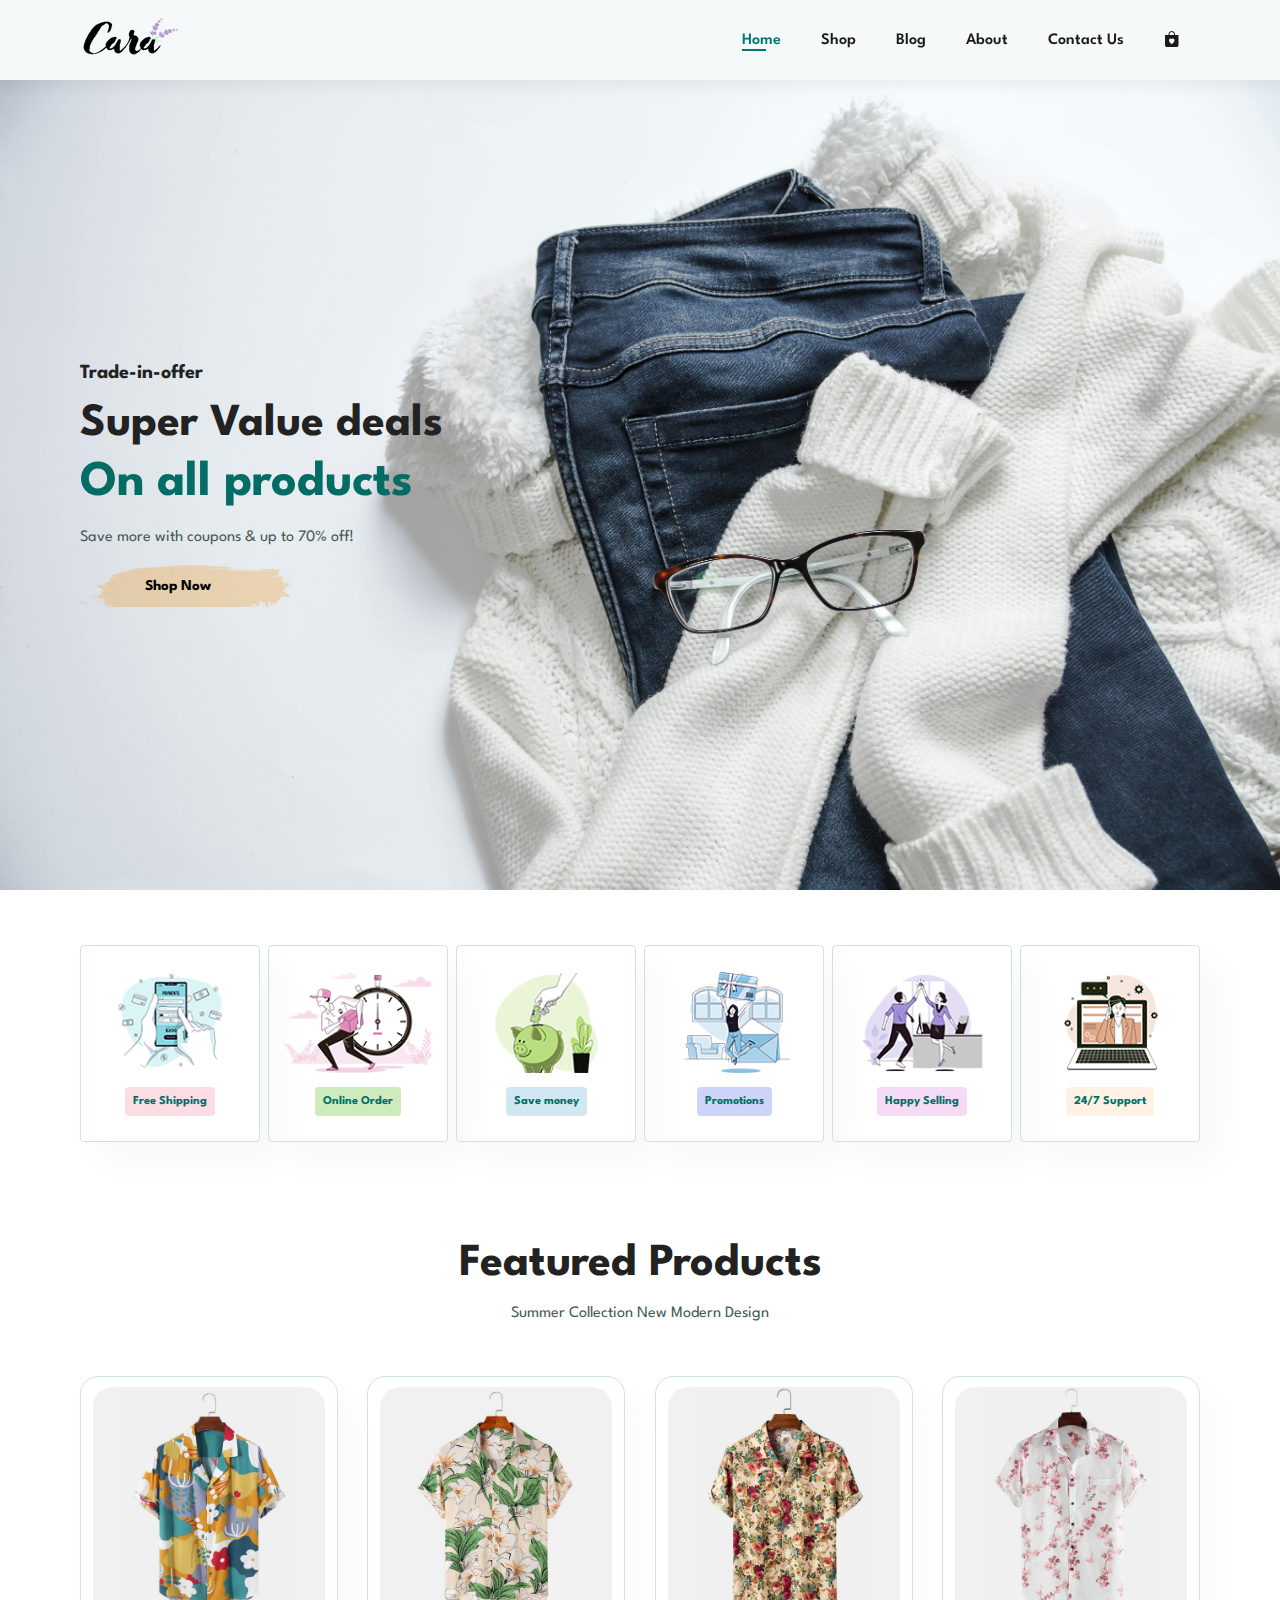
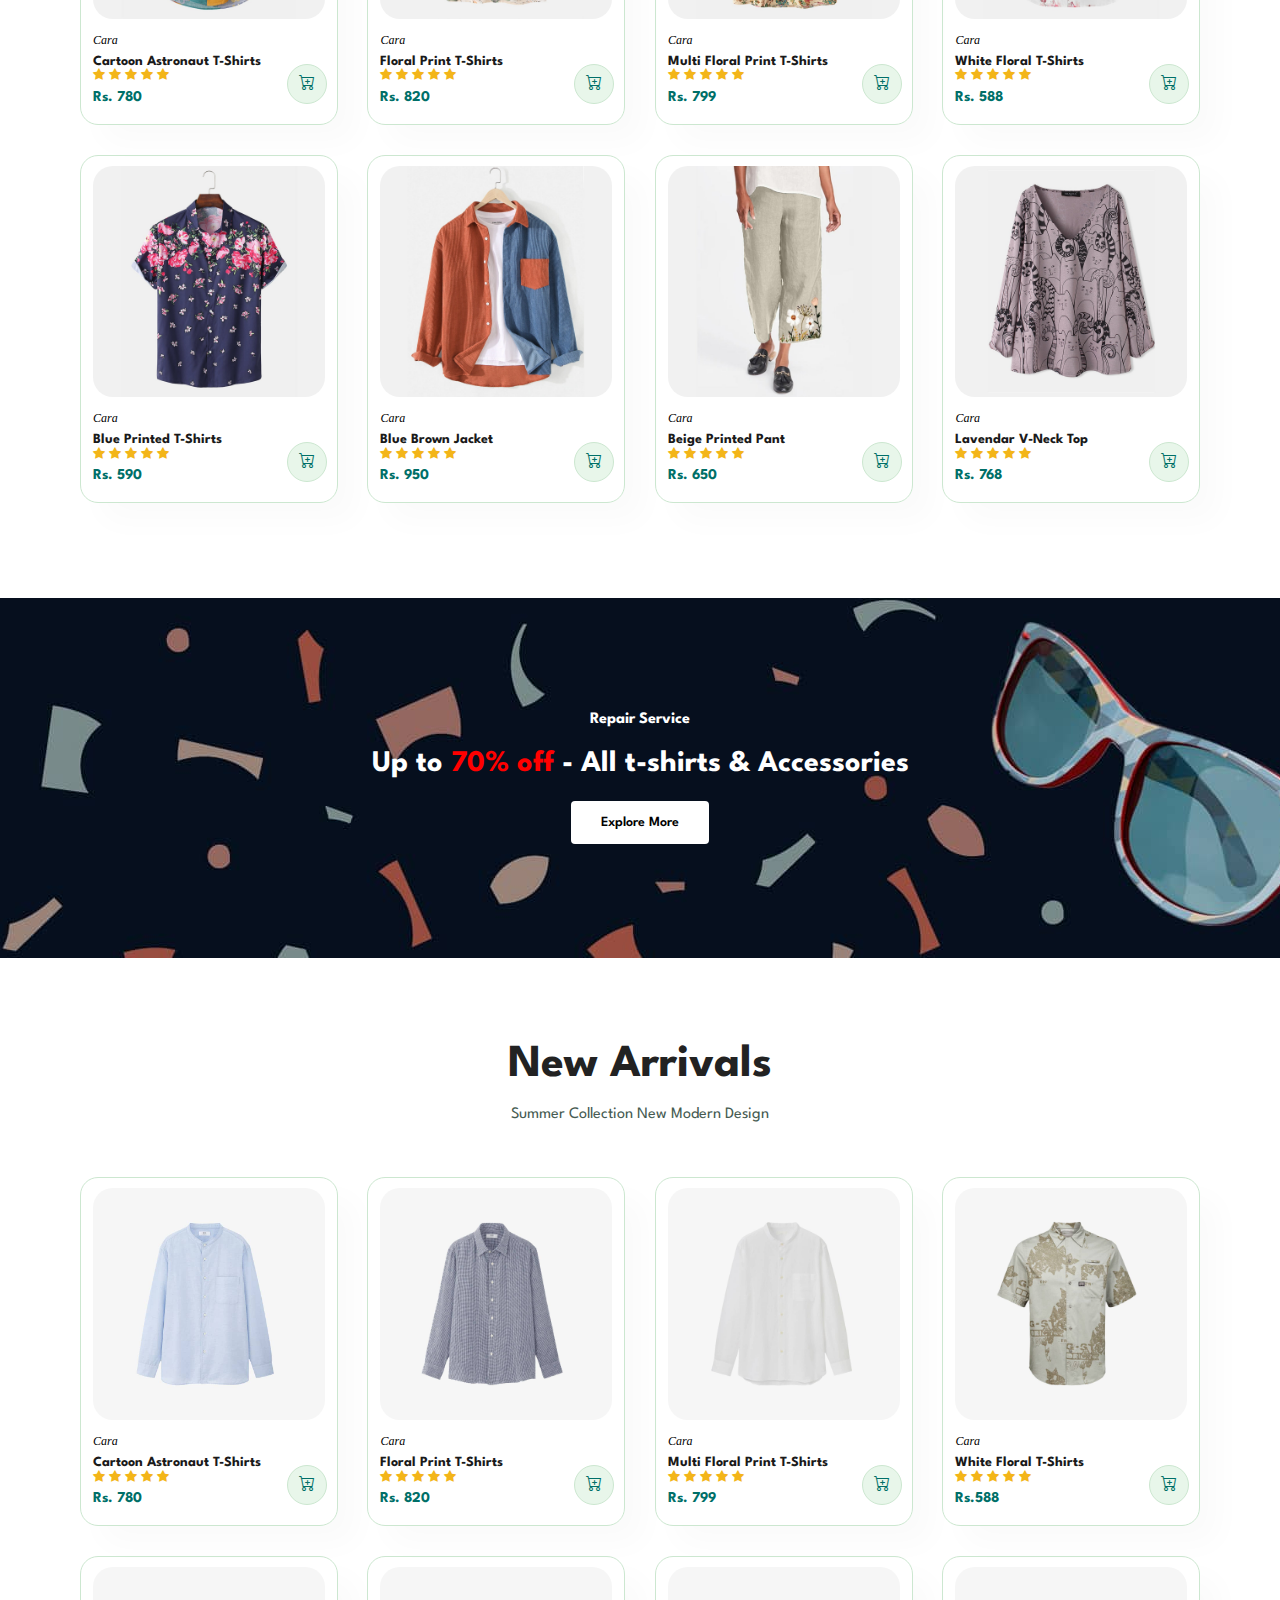
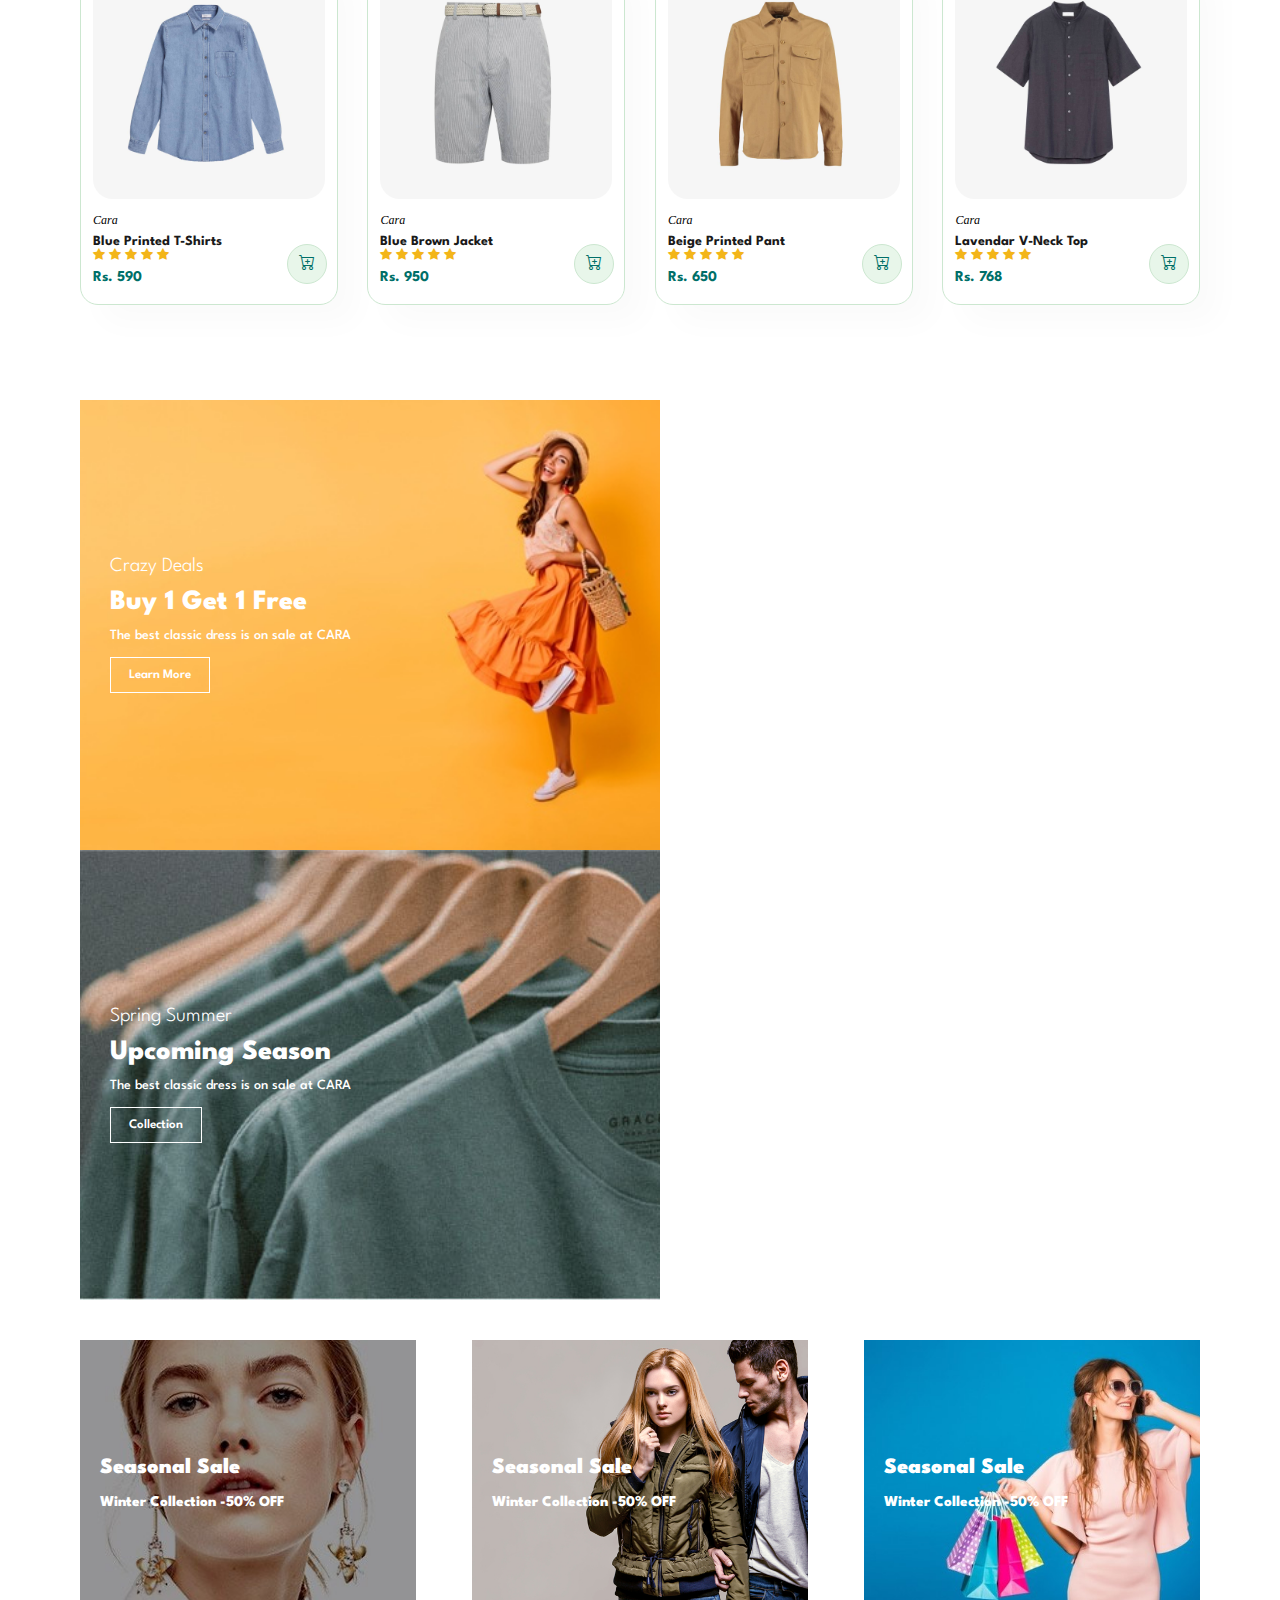
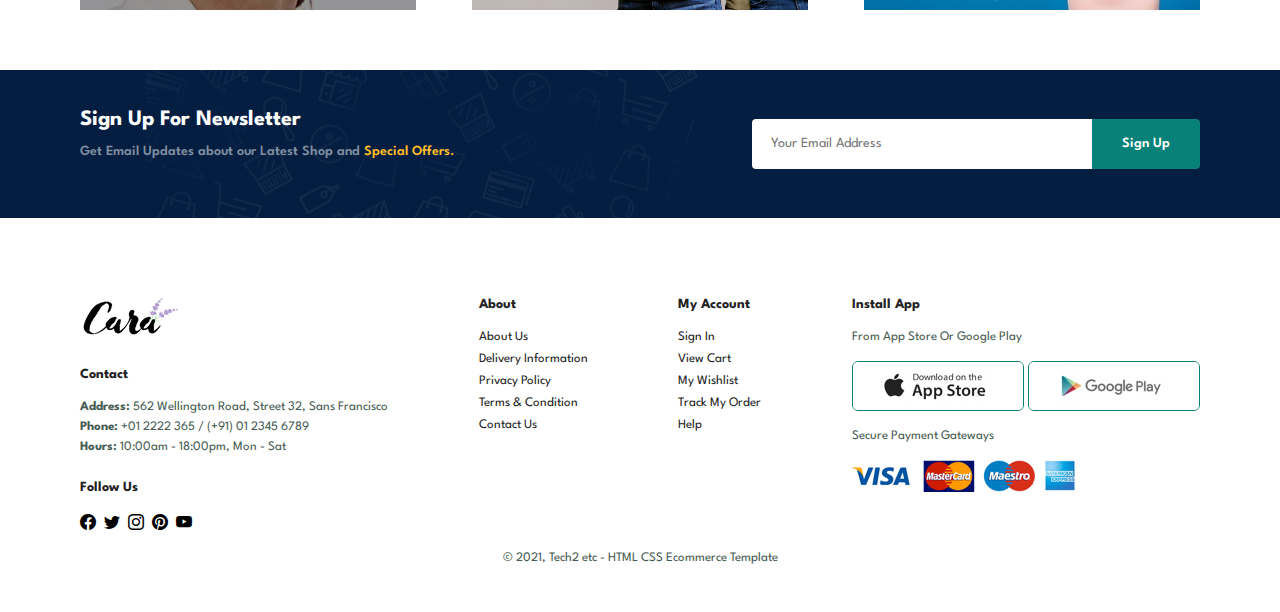
<file: index.html>
<!DOCTYPE html>
<html lang="en">

    <head>
        <meta charset="UTF-8">
        <meta http-equiv="X-UA-Compatible" content="IE=edge">
        <meta name="viewport" content="width=device-width, initial-scale=1.0">
        <title>Shop Now by Cara</title>
        <link rel="stylesheet" href="https://cdn.jsdelivr.net/npm/bootstrap-icons@1.11.3/font/bootstrap-icons.css">
        <link rel="stylesheet" href="style.css">
    </head>

    <body>
        <section id="header">
            <a href="#"><img src="img/logo.png" class="logo" alt=""></a>
            <div>
                <ul id="navbar" >
                    <li><a class="active" href="index.html">Home</a></li>
                    <li><a href="shop.html">Shop</a></li>
                    <li><a href="blog.html">Blog</a></li>
                    <li><a href="about.html">About</a></li>
                    <li><a href="contact.html">Contact Us</a></li>
                    <li id="lg-bag"><a href="cart.html"><i class="bi bi-bag-heart-fill"></i></a></li>
                    <a href="#" id="close"><i class="bi bi-x"></i></a>
                </ul>
            </div>

            <div id="mobile">
                <a href="cart.html"><i class="bi bi-bag-heart-fill"></i></a>
                <i id="bar" class="bi bi-list"></i>
            </div>
        </section>
        <section id="hero">
            <h4>Trade-in-offer</h4>
            <h2>Super Value deals</h2>
            <h1>On all products</h1>
            <p>Save more with coupons & up to 70% off!</p>
            <button>Shop Now</button>
        </section>
        <section id="feature" class="section-p1">
            <div class="feature-box">
                <img src="img/features/f1.png" alt="">
                <h6>Free Shipping</h6>
            </div>
            <div class="feature-box">
                <img src="img/features/f2.png" alt="">
                <h6>Online Order</h6>
            </div>
            <div class="feature-box">
                <img src="img/features/f3.png" alt="">
                <h6>Save money</h6>
            </div>
            <div class="feature-box">
                <img src="img/features/f4.png" alt="">
                <h6>Promotions</h6>
            </div>
            <div class="feature-box">
                <img src="img/features/f5.png" alt="">
                <h6>Happy Selling</h6>
            </div>
            <div class="feature-box">
                <img src="img/features/f6.png" alt="">
                <h6>24/7 Support</h6>
            </div>
        </section>

        <section id="product1" class="section-p1">
            <h2>Featured Products</h2>
            <p>Summer Collection New Modern Design</p>
            <div class="pro-container">
                <!--PRO TAG 1-->
                <div class="pro">
                    <img src="img/products/f1.jpg" alt="">
                    <div class="des">
                        <span>Cara</span>
                        <h5>Cartoon Astronaut T-Shirts</h5>
                        <div class="star">
                            <i class="bi bi-star-fill"></i>
                            <i class="bi bi-star-fill"></i>
                            <i class="bi bi-star-fill"></i>
                            <i class="bi bi-star-fill"></i>
                            <i class="bi bi-star-fill"></i>
                        </div>
                        <h4>Rs. 780</h4>
                    </div>
                    <a href="#"><i class="bi bi-cart-plus cart"></i></a>
                </div>

                <!--PRO TAG 2-->
                <div class="pro">
                    <img src="img/products/f2.jpg" alt="">
                    <div class="des">
                        <span>Cara</span>
                        <h5>Floral Print T-Shirts</h5>
                        <div class="star">
                            <i class="bi bi-star-fill"></i>
                            <i class="bi bi-star-fill"></i>
                            <i class="bi bi-star-fill"></i>
                            <i class="bi bi-star-fill"></i>
                            <i class="bi bi-star-fill"></i>
                        </div>
                        <h4>Rs. 820</h4>
                    </div>
                    <a href="#"><i class="bi bi-cart-plus cart"></i></a>
                </div>

                <!--PRO TAG 3-->
                <div class="pro">
                    <img src="img/products/f3.jpg" alt="">
                    <div class="des">
                        <span>Cara</span>
                        <h5>Multi Floral Print T-Shirts</h5>
                        <div class="star">
                            <i class="bi bi-star-fill"></i>
                            <i class="bi bi-star-fill"></i>
                            <i class="bi bi-star-fill"></i>
                            <i class="bi bi-star-fill"></i>
                            <i class="bi bi-star-fill"></i>
                        </div>
                        <h4>Rs. 799</h4>
                    </div>
                    <a href="#"><i class="bi bi-cart-plus cart"></i></a>
                </div>

                <!--PRO TAG 4-->
                <div class="pro">
                    <img src="img/products/f4.jpg" alt="">
                    <div class="des">
                        <span>Cara</span>
                        <h5>White Floral T-Shirts</h5>
                        <div class="star">
                            <i class="bi bi-star-fill"></i>
                            <i class="bi bi-star-fill"></i>
                            <i class="bi bi-star-fill"></i>
                            <i class="bi bi-star-fill"></i>
                            <i class="bi bi-star-fill"></i>
                        </div>
                        <h4>Rs. 588</h4>
                    </div>
                    <a href="#"><i class="bi bi-cart-plus cart"></i></a>
                </div>
                <!--PRO TAG 5-->
                <div class="pro">
                    <img src="img/products/f5.jpg" alt="">
                    <div class="des">
                        <span>Cara</span>
                        <h5>Blue Printed T-Shirts</h5>
                        <div class="star">
                            <i class="bi bi-star-fill"></i>
                            <i class="bi bi-star-fill"></i>
                            <i class="bi bi-star-fill"></i>
                            <i class="bi bi-star-fill"></i>
                            <i class="bi bi-star-fill"></i>
                        </div>
                        <h4>Rs. 590</h4>
                    </div>
                    <a href="#"><i class="bi bi-cart-plus cart"></i></a>
                </div>
                <!--PRO TAG 6-->
                <div class="pro">
                    <img src="img/products/f6.jpg" alt="">
                    <div class="des">
                        <span>Cara</span>
                        <h5>Blue Brown Jacket</h5>
                        <div class="star">
                            <i class="bi bi-star-fill"></i>
                            <i class="bi bi-star-fill"></i>
                            <i class="bi bi-star-fill"></i>
                            <i class="bi bi-star-fill"></i>
                            <i class="bi bi-star-fill"></i>
                        </div>
                        <h4>Rs. 950</h4>
                    </div>
                    <a href="#"><i class="bi bi-cart-plus cart"></i></a>
                </div>
                <!--PRO TAG 7-->
                <div class="pro">
                    <img src="img/products/f7.jpg" alt="">
                    <div class="des">
                        <span>Cara</span>
                        <h5>Beige Printed Pant</h5>
                        <div class="star">
                            <i class="bi bi-star-fill"></i>
                            <i class="bi bi-star-fill"></i>
                            <i class="bi bi-star-fill"></i>
                            <i class="bi bi-star-fill"></i>
                            <i class="bi bi-star-fill"></i>
                        </div>
                        <h4>Rs. 650</h4>
                    </div>
                    <a href="#"><i class="bi bi-cart-plus cart"></i></a>
                </div>

                <!--PRO TAG 8-->
                <div class="pro">
                    <img src="img/products/f8.jpg" alt="">
                    <div class="des">
                        <span>Cara</span>
                        <h5>Lavendar V-Neck Top</h5>
                        <div class="star">
                            <i class="bi bi-star-fill"></i>
                            <i class="bi bi-star-fill"></i>
                            <i class="bi bi-star-fill"></i>
                            <i class="bi bi-star-fill"></i>
                            <i class="bi bi-star-fill"></i>
                        </div>
                        <h4>Rs. 768</h4>
                    </div>
                    <a href="#"><i class="bi bi-cart-plus cart"></i></a>
                </div>
                
            </div>
        </section>
        <section  id="banner" class="section-m1">
            <h4>Repair Service</h4>
            <h2>Up to <span>70% off</span> - All t-shirts & Accessories</h2>
            <button class="normal">Explore More</button>
        </section>
        <!--new arrival collection section-->
        <section id="product1" class="section-p1">
            <h2>New Arrivals</h2>
            <p>Summer Collection New Modern Design</p>
            <div class="pro-container">
                <!--PRO TAG 1-->
                <div class="pro">
                    <img src="img/products/n1.jpg" alt="">
                    <div class="des">
                        <span>Cara</span>
                        <h5>Cartoon Astronaut T-Shirts</h5>
                        <div class="star">
                            <i class="bi bi-star-fill"></i>
                            <i class="bi bi-star-fill"></i>
                            <i class="bi bi-star-fill"></i>
                            <i class="bi bi-star-fill"></i>
                            <i class="bi bi-star-fill"></i>
                        </div>
                        <h4>Rs. 780</h4>
                    </div>
                    <a href="#"><i class="bi bi-cart-plus cart"></i></a>
                </div>

                <!--PRO TAG 2-->
                <div class="pro">
                    <img src="img/products/n2.jpg" alt="">
                    <div class="des">
                        <span>Cara</span>
                        <h5>Floral Print T-Shirts</h5>
                        <div class="star">
                            <i class="bi bi-star-fill"></i>
                            <i class="bi bi-star-fill"></i>
                            <i class="bi bi-star-fill"></i>
                            <i class="bi bi-star-fill"></i>
                            <i class="bi bi-star-fill"></i>
                        </div>
                        <h4>Rs. 820</h4>
                    </div>
                    <a href="#"><i class="bi bi-cart-plus cart"></i></a>
                </div>

                <!--PRO TAG 3-->
                <div class="pro">
                    <img src="img/products/n3.jpg" alt="">
                    <div class="des">
                        <span>Cara</span>
                        <h5>Multi Floral Print T-Shirts</h5>
                        <div class="star">
                            <i class="bi bi-star-fill"></i>
                            <i class="bi bi-star-fill"></i>
                            <i class="bi bi-star-fill"></i>
                            <i class="bi bi-star-fill"></i>
                            <i class="bi bi-star-fill"></i>
                        </div>
                        <h4>Rs. 799</h4>
                    </div>
                    <a href="#"><i class="bi bi-cart-plus cart"></i></a>
                </div>

                <!--PRO TAG 4-->
                <div class="pro">
                    <img src="img/products/n4.jpg" alt="">
                    <div class="des">
                        <span>Cara</span>
                        <h5>White Floral T-Shirts</h5>
                        <div class="star">
                            <i class="bi bi-star-fill"></i>
                            <i class="bi bi-star-fill"></i>
                            <i class="bi bi-star-fill"></i>
                            <i class="bi bi-star-fill"></i>
                            <i class="bi bi-star-fill"></i>
                        </div>
                        <h4>Rs.588</h4>
                    </div>
                    <a href="#"><i class="bi bi-cart-plus cart"></i></a>
                </div>
                <!--PRO TAG 5-->
                <div class="pro">
                    <img src="img/products/n5.jpg" alt="">
                    <div class="des">
                        <span>Cara</span>
                        <h5>Blue Printed T-Shirts</h5>
                        <div class="star">
                            <i class="bi bi-star-fill"></i>
                            <i class="bi bi-star-fill"></i>
                            <i class="bi bi-star-fill"></i>
                            <i class="bi bi-star-fill"></i>
                            <i class="bi bi-star-fill"></i>
                        </div>
                        <h4>Rs. 590</h4>
                    </div>
                    <a href="#"><i class="bi bi-cart-plus cart"></i></a>
                </div>
                <!--PRO TAG 6-->
                <div class="pro">
                    <img src="img/products/n6.jpg" alt="">
                    <div class="des">
                        <span>Cara</span>
                        <h5>Blue Brown Jacket</h5>
                        <div class="star">
                            <i class="bi bi-star-fill"></i>
                            <i class="bi bi-star-fill"></i>
                            <i class="bi bi-star-fill"></i>
                            <i class="bi bi-star-fill"></i>
                            <i class="bi bi-star-fill"></i>
                        </div>
                        <h4>Rs. 950</h4>
                    </div>
                    <a href="#"><i class="bi bi-cart-plus cart"></i></a>
                </div>
                <!--PRO TAG 7-->
                <div class="pro">
                    <img src="img/products/n7.jpg" alt="">
                    <div class="des">
                        <span>Cara</span>
                        <h5>Beige Printed Pant</h5>
                        <div class="star">
                            <i class="bi bi-star-fill"></i>
                            <i class="bi bi-star-fill"></i>
                            <i class="bi bi-star-fill"></i>
                            <i class="bi bi-star-fill"></i>
                            <i class="bi bi-star-fill"></i>
                        </div>
                        <h4>Rs. 650</h4>
                    </div>
                    <a href="#"><i class="bi bi-cart-plus cart"></i></a>
                </div>

                <!--PRO TAG 8-->
                <div class="pro">
                    <img src="img/products/n8.jpg" alt="">
                    <div class="des">
                        <span>Cara</span>
                        <h5>Lavendar V-Neck Top</h5>
                        <div class="star">
                            <i class="bi bi-star-fill"></i>
                            <i class="bi bi-star-fill"></i>
                            <i class="bi bi-star-fill"></i>
                            <i class="bi bi-star-fill"></i>
                            <i class="bi bi-star-fill"></i>
                        </div>
                        <h4>Rs. 768</h4>
                    </div>
                    <a href="#"><i class="bi bi-cart-plus cart"></i></a>
                </div>
                
            </div>
        </section>

        <section id="sm-banner" class="section-p1">
            <div class="banner-box">
                <h4>Crazy Deals</h4>
                <h2>Buy 1 Get 1 Free</h2>
                <span>The best classic dress is on sale at CARA</span>
                <button class="white">Learn More</button>
            </div>

            <div class="banner-box banner-box2">
                <h4>Spring Summer</h4>
                <h2>Upcoming Season</h2>
                <span>The best classic dress is on sale at CARA</span>
                <button class="white">Collection</button>
            </div>
        </section>
        
        <section id="banner3">
            <div class="banner-box">
                <h2>Seasonal Sale</h2>
                <h3>Winter Collection -50% OFF</h3>
            </div>

            <div class="banner-box box2">
                <h2>Seasonal Sale</h2>
                <h3>Winter Collection -50% OFF</h3>
            </div>

            <div class="banner-box box3">
                <h2>Seasonal Sale</h2>
                <h3>Winter Collection -50% OFF</h3>
            </div>
        </section>

        <section id="newsletter" class="section-p1 section-m1 ">
            <div class="newstext">
                <h4>Sign Up For Newsletter</h4>
                <p>Get Email Updates about our Latest Shop and <span>Special Offers.</span></p>
            </div>
            <div class="form">
                <input type="text" placeholder="Your Email Address">
                <button class="normal">Sign Up</button>
            </div>
        </section>

        <footer class="section-p1">
            <div class="col">
                <img class="footer-logo" src="img/logo.png" alt="">
                <h4>Contact</h4>
                <p><strong>Address:</strong> 562 Wellington Road, Street 32, Sans Francisco</p>
                <p><strong>Phone:</strong> +01 2222 365 / (+91) 01 2345 6789</p>
                <p><strong>Hours:</strong> 10:00am - 18:00pm, Mon - Sat</p>
                <div class="follow">
                    <h4>Follow Us</h4>
                    <div class="icon">
                        <i class="bi bi-facebook"></i>
                        <i class="bi bi-twitter"></i>
                        <i class="bi bi-instagram"></i>
                        <i class="bi bi-pinterest"></i>
                        <i class="bi bi-youtube"></i>
                    </div>
                </div>
            </div>

            <div class="col">
                <h4>About</h4>
                <a href="#">About Us</a>
                <a href="#">Delivery Information</a>
                <a href="#">Privacy Policy</a>
                <a href="#">Terms & Condition</a>
                <a href="#">Contact Us</a>
            </div>

            <div class="col">
                <h4>My Account</h4>
                <a href="#">Sign In</a>
                <a href="#">View Cart</a>
                <a href="#">My Wishlist</a>
                <a href="#">Track My Order</a>
                <a href="#">Help</a>
            </div>

            <div class="col install">
                <h4>Install App</h4>
                <p>From App Store Or Google Play</p>
                <div class="row">
                    <img src="img/pay/app.jpg" alt="">
                    <img src="img/pay/play.jpg" alt="">
                </div>
                <p>Secure Payment Gateways</p>
                <img src="img/pay/pay.png" alt="">
            </div>
            <div class="copyright">
                <p>&copy; 2021, Tech2 etc - HTML CSS Ecommerce Template</p>
            </div>
        </footer>
        <script src="script.js"></script>
    </body>

</html>
</file>
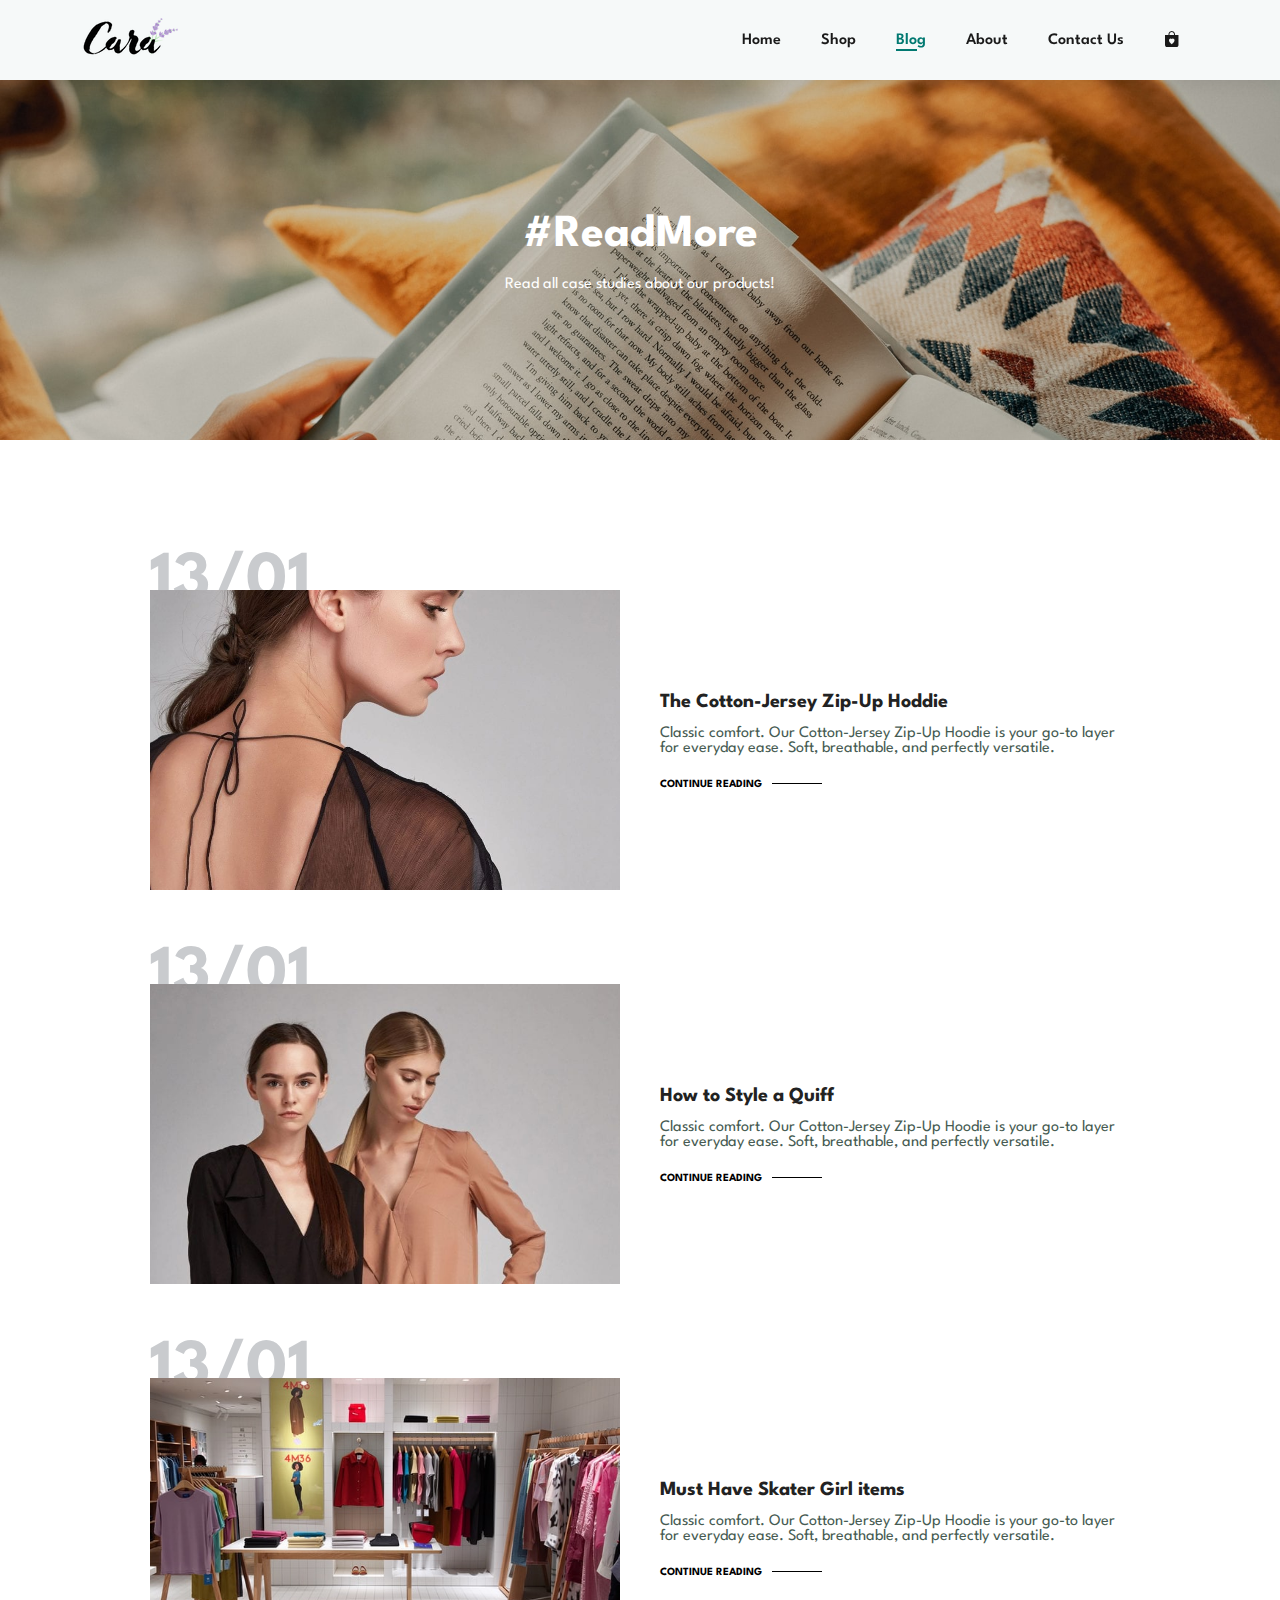
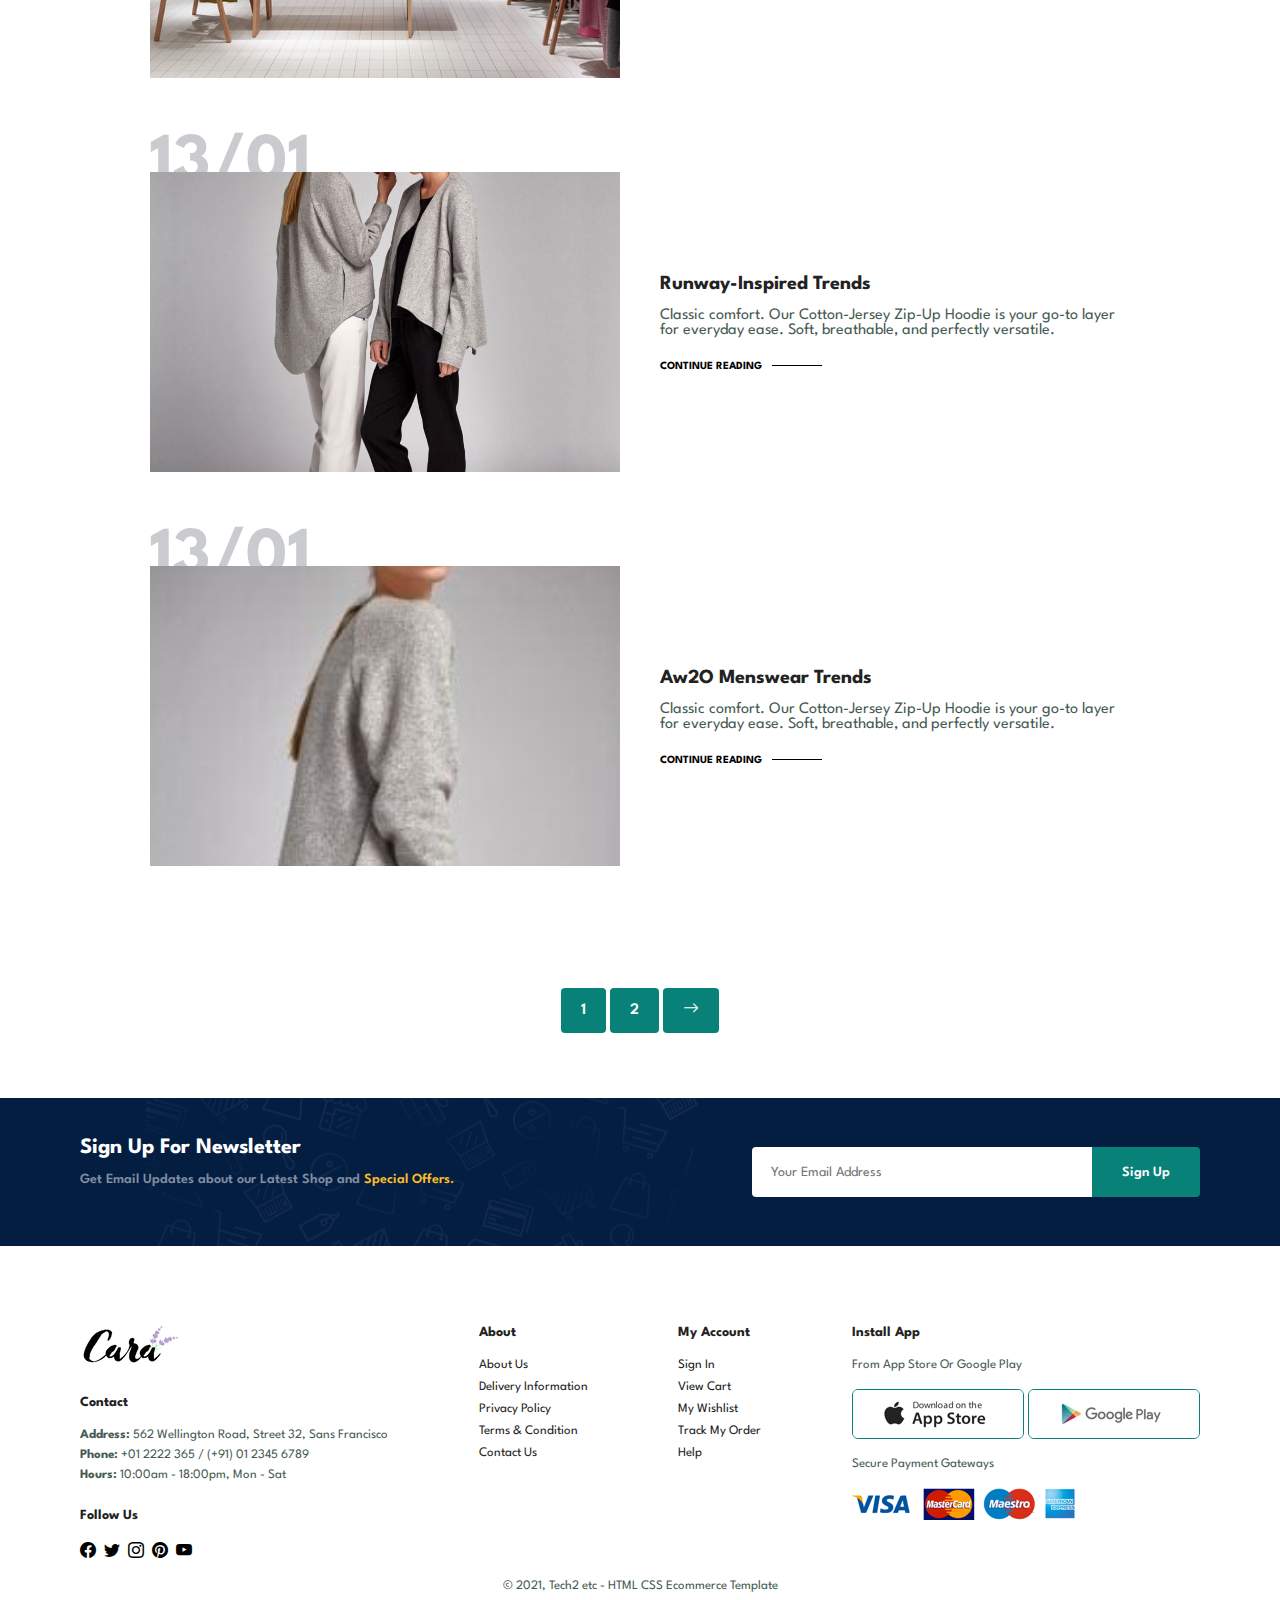
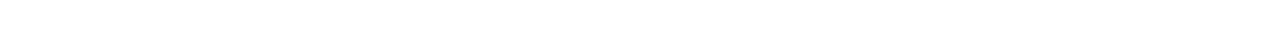
<file: blog.html>
<!DOCTYPE html>
<html lang="en">

    <head>
        <meta charset="UTF-8">
        <meta http-equiv="X-UA-Compatible" content="IE=edge">
        <meta name="viewport" content="width=device-width, initial-scale=1.0">
        <title>Shop Now by Cara</title>
        <link rel="stylesheet" href="https://cdn.jsdelivr.net/npm/bootstrap-icons@1.11.3/font/bootstrap-icons.css">
        <link rel="stylesheet" href="style.css">
    </head>

    <body>
        <section id="header">
            <a href="#"><img src="img/logo.png" class="logo" alt=""></a>
            <div>
                <ul id="navbar" >
                    <li><a href="index.html">Home</a></li>
                    <li><a href="shop.html">Shop</a></li>
                    <li><a class="active" href="blog.html">Blog</a></li>
                    <li><a href="about.html">About</a></li>
                    <li><a href="contact.html">Contact Us</a></li>
                    <li id="lg-bag"><a href="cart.html"><i class="bi bi-bag-heart-fill"></i></a></li>
                    <a href="#" id="close"><i class="bi bi-x"></i></a>
                </ul>
            </div>

            <div id="mobile">
                <a href="cart.html"><i class="bi bi-bag-heart-fill"></i></a>
                <i id="bar" class="bi bi-list"></i>
            </div>
        </section>
        <section id="page-header" class="blog-header"> 
            <h2>#ReadMore</h2>
            <p>Read all case studies about our products!</p>
        </section>

        <section id="blog">
            <!--blog 1-->
            <div class="blog-box">
                <div class="blog-img">
                    <img src="img/blog/b1.jpg" alt="">
                </div>
                <div class="blog-details">
                    <h4>The Cotton-Jersey Zip-Up Hoddie</h4>
                    <p>Classic comfort. Our Cotton-Jersey Zip-Up Hoodie is your go-to layer for everyday ease. 
                        Soft, breathable, and perfectly versatile.</p>
                        <a href="#">CONTINUE READING</a>
                </div>
                <h1>13/01</h1>
            </div>

            <!--blog 2-->
            <div class="blog-box">
                <div class="blog-img">
                    <img src="img/blog/b2.jpg" alt="">
                </div>
                <div class="blog-details">
                    <h4>How to Style a Quiff</h4>
                    <p>Classic comfort. Our Cotton-Jersey Zip-Up Hoodie is your go-to layer for everyday ease. 
                        Soft, breathable, and perfectly versatile.</p>
                        <a href="#">CONTINUE READING</a>
                </div>
                <h1>13/01</h1>
            </div>

            <!--blog 3-->
            <div class="blog-box">
                <div class="blog-img">
                    <img src="img/blog/b3.jpg" alt="">
                </div>
                <div class="blog-details">
                    <h4>Must Have Skater Girl items</h4>
                    <p>Classic comfort. Our Cotton-Jersey Zip-Up Hoodie is your go-to layer for everyday ease. 
                        Soft, breathable, and perfectly versatile.</p>
                        <a href="#">CONTINUE READING</a>
                </div>
                <h1>13/01</h1>
            </div>

            <!--blog 4-->
            <div class="blog-box">
                <div class="blog-img">
                    <img src="img/blog/b4.jpg" alt="">
                </div>
                <div class="blog-details">
                    <h4>Runway-Inspired Trends</h4>
                    <p>Classic comfort. Our Cotton-Jersey Zip-Up Hoodie is your go-to layer for everyday ease. 
                        Soft, breathable, and perfectly versatile.</p>
                        <a href="#">CONTINUE READING</a>
                </div>
                <h1>13/01</h1>
            </div>

            <!--blog 5-->
            <div class="blog-box">
                <div class="blog-img">
                    <img src="img/blog/b5.jpg" alt="">
                </div>
                <div class="blog-details">
                    <h4>Aw2O Menswear Trends</h4>
                    <p>Classic comfort. Our Cotton-Jersey Zip-Up Hoodie is your go-to layer for everyday ease. 
                        Soft, breathable, and perfectly versatile.</p>
                        <a href="#">CONTINUE READING</a>
                </div>
                <h1>13/01</h1>
            </div>
        </section>
        <section id="pagination" class="section-p1">
            <a href="#">1</a>
            <a href="#">2</a>
            <a href="#"><i class="bi bi-arrow-right"></i></a>
        </section>
        <section id="newsletter" class="section-p1 section-m1 ">
            <div class="newstext">
                <h4>Sign Up For Newsletter</h4>
                <p>Get Email Updates about our Latest Shop and <span>Special Offers.</span></p>
            </div>
            <div class="form">
                <input type="text" placeholder="Your Email Address">
                <button class="normal">Sign Up</button>
            </div>
        </section>

        <footer class="section-p1">
            <div class="col">
                <img class="footer-logo" src="img/logo.png" alt="">
                <h4>Contact</h4>
                <p><strong>Address:</strong> 562 Wellington Road, Street 32, Sans Francisco</p>
                <p><strong>Phone:</strong> +01 2222 365 / (+91) 01 2345 6789</p>
                <p><strong>Hours:</strong> 10:00am - 18:00pm, Mon - Sat</p>
                <div class="follow">
                    <h4>Follow Us</h4>
                    <div class="icon">
                        <i class="bi bi-facebook"></i>
                        <i class="bi bi-twitter"></i>
                        <i class="bi bi-instagram"></i>
                        <i class="bi bi-pinterest"></i>
                        <i class="bi bi-youtube"></i>
                    </div>
                </div>
            </div>

            <div class="col">
                <h4>About</h4>
                <a href="#">About Us</a>
                <a href="#">Delivery Information</a>
                <a href="#">Privacy Policy</a>
                <a href="#">Terms & Condition</a>
                <a href="#">Contact Us</a>
            </div>

            <div class="col">
                <h4>My Account</h4>
                <a href="#">Sign In</a>
                <a href="#">View Cart</a>
                <a href="#">My Wishlist</a>
                <a href="#">Track My Order</a>
                <a href="#">Help</a>
            </div>

            <div class="col install">
                <h4>Install App</h4>
                <p>From App Store Or Google Play</p>
                <div class="row">
                    <img src="img/pay/app.jpg" alt="">
                    <img src="img/pay/play.jpg" alt="">
                </div>
                <p>Secure Payment Gateways</p>
                <img src="img/pay/pay.png" alt="">
            </div>
            <div class="copyright">
                <p>&copy; 2021, Tech2 etc - HTML CSS Ecommerce Template</p>
            </div>
        </footer>
        <script src="script.js"></script>
    </body>

</html>
</file>
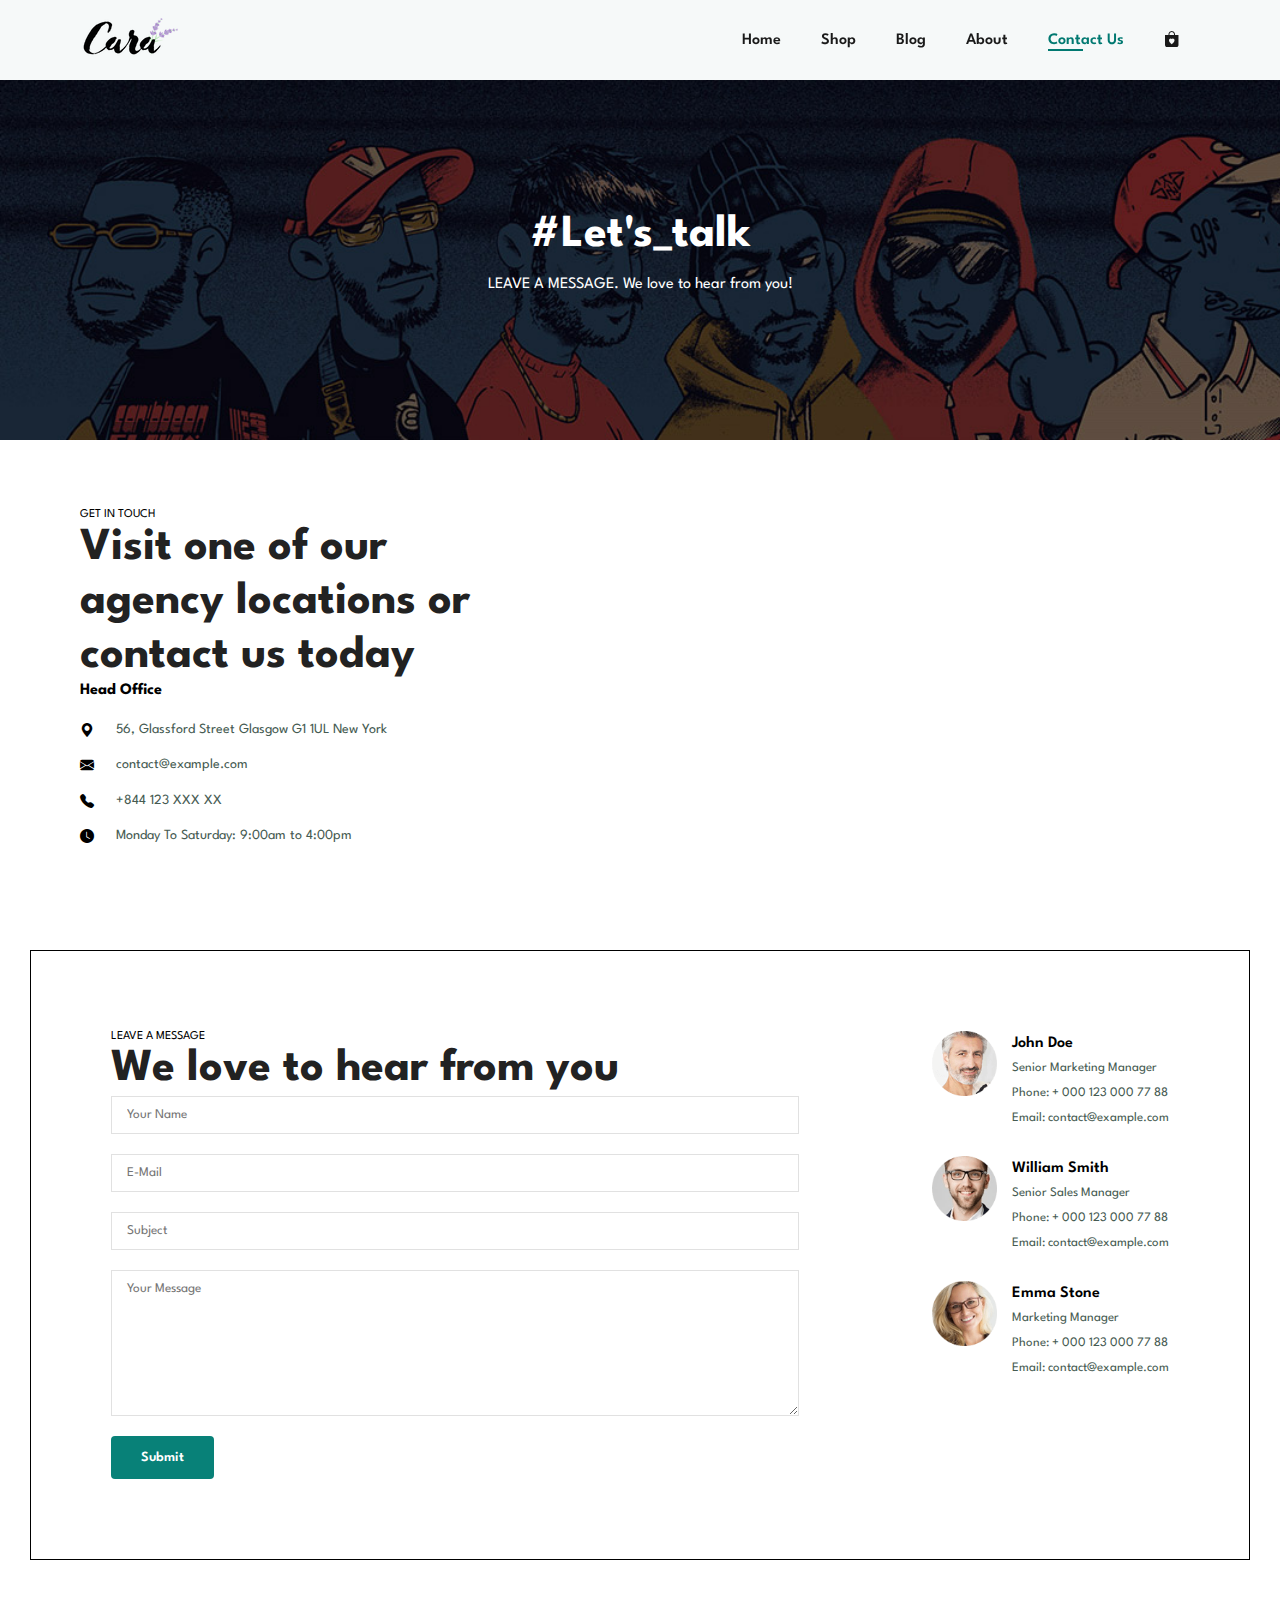
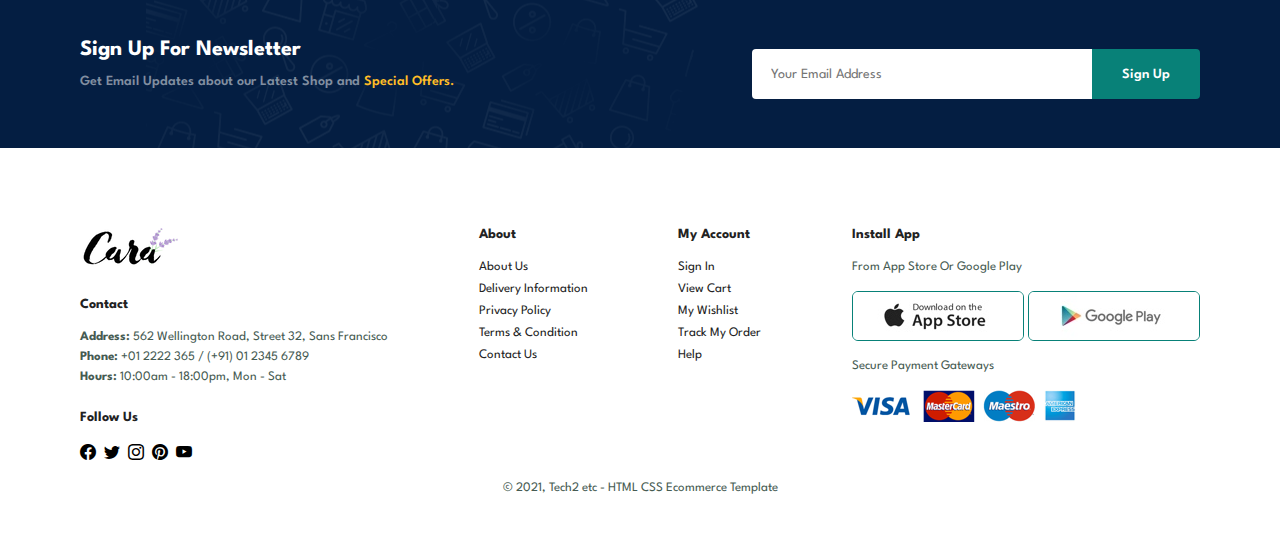
<file: contactus.html>
<!DOCTYPE html>
<html lang="en">

<head>
    <meta charset="UTF-8">
    <meta http-equiv="X-UA-Compatible" content="IE=edge">
    <meta name="viewport" content="width=device-width, initial-scale=1.0">
    <title>Shop Now by Cara</title>
    <link rel="stylesheet" href="https://cdn.jsdelivr.net/npm/bootstrap-icons@1.11.3/font/bootstrap-icons.css">
    <link rel="stylesheet" href="style.css">
</head>

<body>
    <section id="header">
        <a href="#"><img src="img/logo.png" class="logo" alt=""></a>
        <div>
            <ul id="navbar">
                <li><a href="index.html">Home</a></li>
                <li><a href="shop.html">Shop</a></li>
                <li><a href="blog.html">Blog</a></li>
                <li><a href="about.html">About</a></li>
                <li><a class="active" href="contact.html">Contact Us</a></li>
                <li id="lg-bag"><a href="cart.html"><i class="bi bi-bag-heart-fill"></i></a></li>
                <a href="#" id="close"><i class="bi bi-x"></i></a>
            </ul>
        </div>

        <div id="mobile">
            <a href="cart.html"><i class="bi bi-bag-heart-fill"></i></a>
            <i id="bar" class="bi bi-list"></i>
        </div>
    </section>
    <section id="page-header" class="about-header">
        <h2>#Let's_talk</h2>
        <p>LEAVE A MESSAGE. We love to hear from you!</p>
    </section>

    <section id="contact-details" class="section-p1">
        <div class="details">
            <span>GET IN TOUCH</span>
            <h2>Visit one of our agency locations or contact us today</h2>
            <h3>Head Office</h3>
            <div>
                <li>
                    <i class="bi bi-geo-alt-fill"></i>
                    <p>56, Glassford Street Glasgow G1 1UL New York</p>
                </li>
                <li>
                    <i class="bi bi-envelope-fill"></i>
                    <p>contact@example.com</p>
                </li>
                <li>
                    <i class="bi bi-telephone-fill"></i>
                    <p>+844 123 XXX XX</p>
                </li>
                <li>
                    <i class="bi bi-clock-fill"></i>
                    <p>Monday To Saturday: 9:00am to 4:00pm</p>
                </li>
            </div>
        </div>

        <div class="map">
            <iframe
                src="https://www.google.com/maps/embed?pb=!1m18!1m12!1m3!1d8956.9479050995!2d-4.258930921678036!3d55.858554769974376!2m3!1f0!2f0!3f0!3m2!1i1024!2i768!4f13.1!3m3!1m2!1s0x488846a1bd9f3a95%3A0x4d4f7d198d14fbbd!2sOrigaiss!5e0!3m2!1sen!2sin!4v1741079745308!5m2!1sen!2sin"
                width="600" height="450" style="border:0;" allowfullscreen="" loading="lazy"
                referrerpolicy="no-referrer-when-downgrade"></iframe>
        </div>
    </section>

    <section id="form-details">
        <form action="">
            <span>LEAVE A MESSAGE</span>
            <H2>We love to hear from you</H2>
            <input type="text" placeholder="Your Name">
            <input type="text" placeholder="E-Mail">
            <input type="text" placeholder="Subject">
            <textarea name="" id="" cols="30" rows="10" placeholder="Your Message"></textarea>
            <button class="normal">Submit</button>
        </form>

        <div class="people">
            <div>
                <img src="img/people/1.png" alt="">
                <p><span>John Doe</span> Senior Marketing Manager<br>Phone: + 000 123 000 77 88 
                    <br> Email: contact@example.com</p>
            </div>
            <div>
                <img src="img/people/2.png" alt="">
                <p><span>William Smith</span> Senior Sales Manager<br>Phone: + 000 123 000 77 88 
                    <br> Email: contact@example.com</p>
            </div>
            <div>
                <img src="img/people/3.png" alt="">
                <p><span>Emma Stone</span> Marketing Manager<br>Phone: + 000 123 000 77 88 
                    <br> Email: contact@example.com</p>
            </div>
        </div>
    </section>
    <section id="newsletter" class="section-p1 section-m1 ">
        <div class="newstext">
            <h4>Sign Up For Newsletter</h4>
            <p>Get Email Updates about our Latest Shop and <span>Special Offers.</span></p>
        </div>
        <div class="form">
            <input type="text" placeholder="Your Email Address">
            <button class="normal">Sign Up</button>
        </div>
    </section>

    <footer class="section-p1">
        <div class="col">
            <img class="footer-logo" src="img/logo.png" alt="">
            <h4>Contact</h4>
            <p><strong>Address:</strong> 562 Wellington Road, Street 32, Sans Francisco</p>
            <p><strong>Phone:</strong> +01 2222 365 / (+91) 01 2345 6789</p>
            <p><strong>Hours:</strong> 10:00am - 18:00pm, Mon - Sat</p>
            <div class="follow">
                <h4>Follow Us</h4>
                <div class="icon">
                    <i class="bi bi-facebook"></i>
                    <i class="bi bi-twitter"></i>
                    <i class="bi bi-instagram"></i>
                    <i class="bi bi-pinterest"></i>
                    <i class="bi bi-youtube"></i>
                </div>
            </div>
        </div>

        <div class="col">
            <h4>About</h4>
            <a href="#">About Us</a>
            <a href="#">Delivery Information</a>
            <a href="#">Privacy Policy</a>
            <a href="#">Terms & Condition</a>
            <a href="#">Contact Us</a>
        </div>

        <div class="col">
            <h4>My Account</h4>
            <a href="#">Sign In</a>
            <a href="#">View Cart</a>
            <a href="#">My Wishlist</a>
            <a href="#">Track My Order</a>
            <a href="#">Help</a>
        </div>

        <div class="col install">
            <h4>Install App</h4>
            <p>From App Store Or Google Play</p>
            <div class="row">
                <img src="img/pay/app.jpg" alt="">
                <img src="img/pay/play.jpg" alt="">
            </div>
            <p>Secure Payment Gateways</p>
            <img src="img/pay/pay.png" alt="">
        </div>
        <div class="copyright">
            <p>&copy; 2021, Tech2 etc - HTML CSS Ecommerce Template</p>
        </div>
    </footer>
    <script src="script.js"></script>
</body>

</html>
</file>
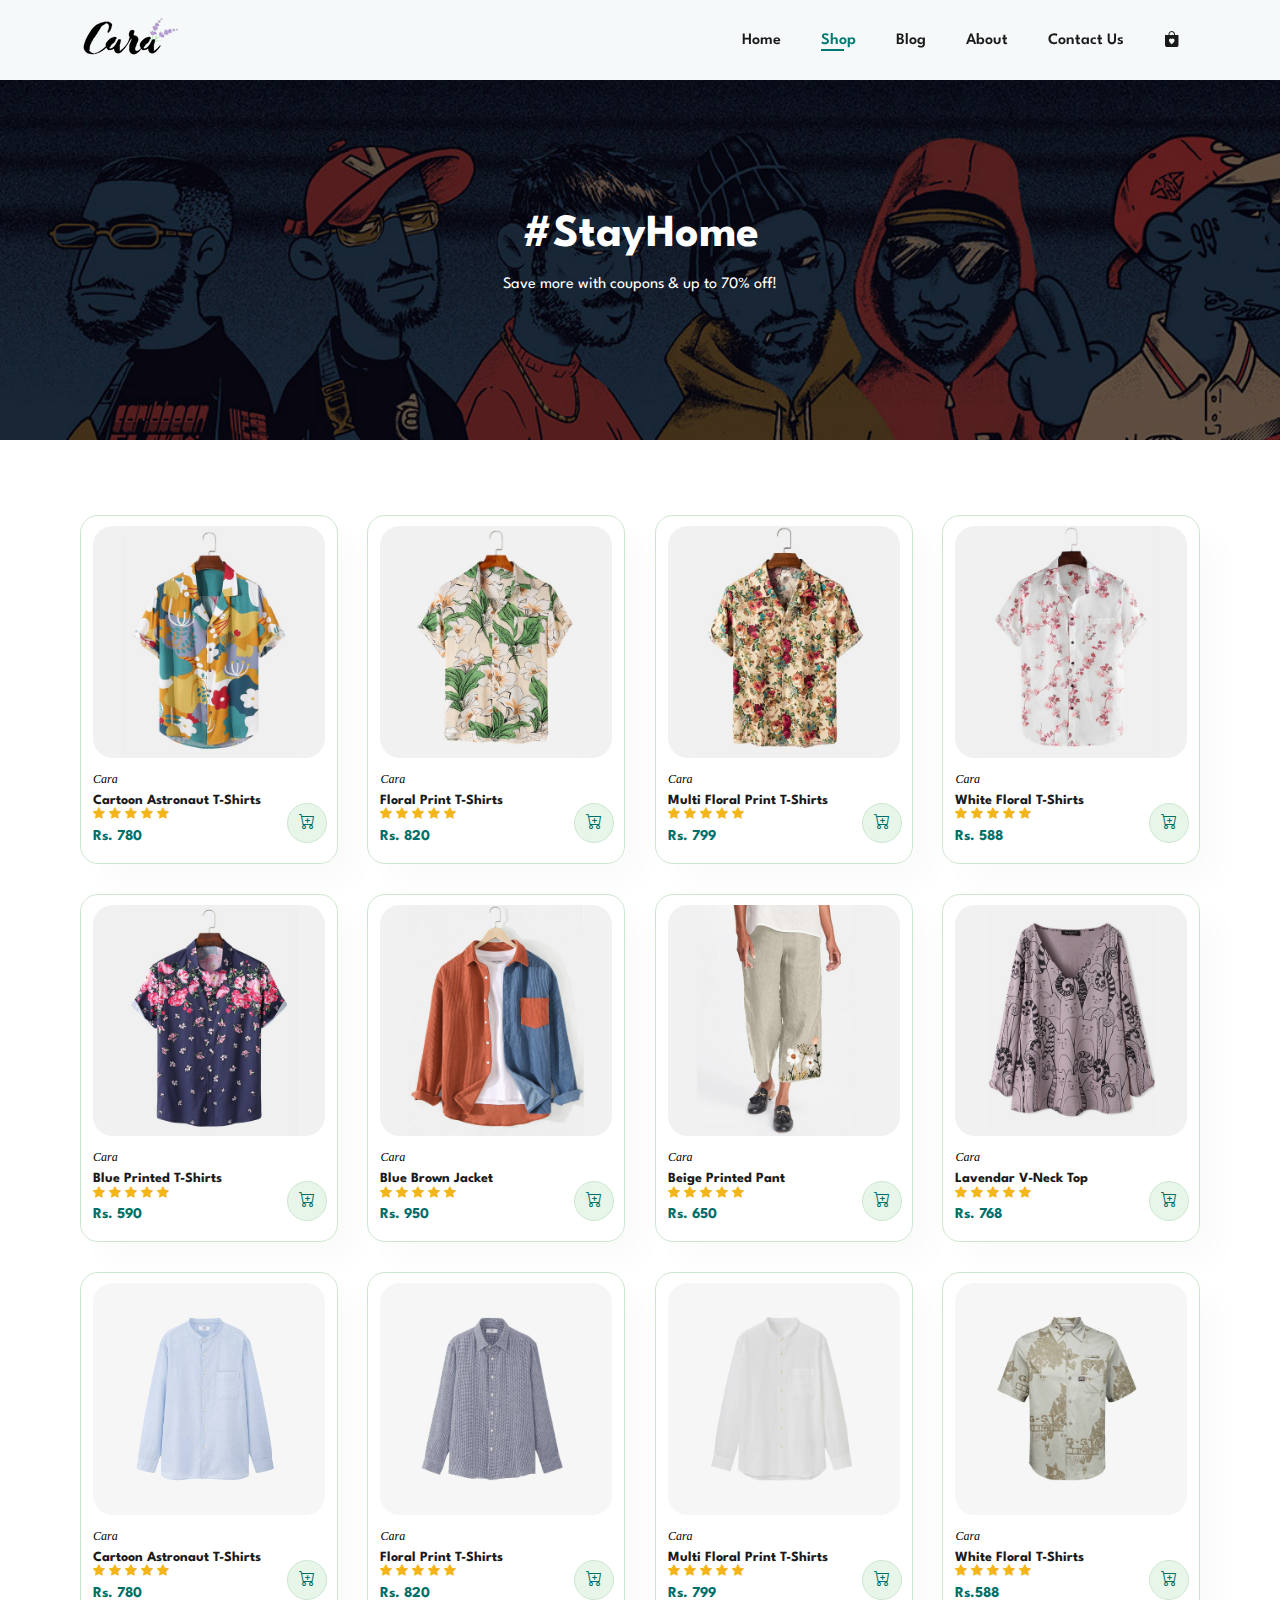
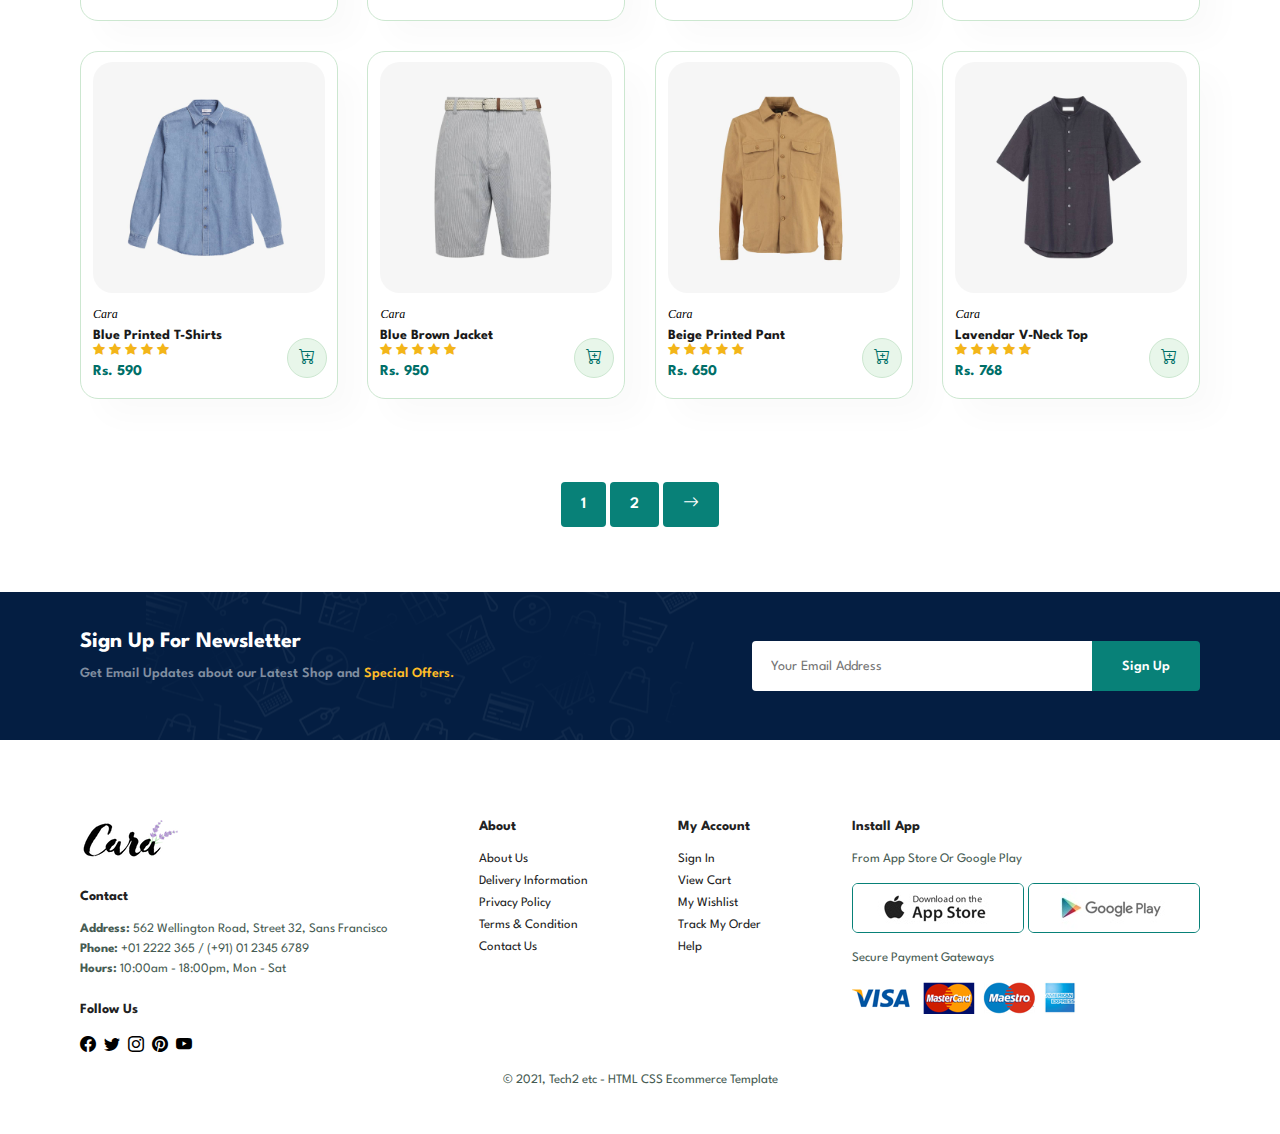
<file: shop.html>
<!DOCTYPE html>
<html lang="en">

    <head>
        <meta charset="UTF-8">
        <meta http-equiv="X-UA-Compatible" content="IE=edge">
        <meta name="viewport" content="width=device-width, initial-scale=1.0">
        <title>Shop Now by Cara</title>
        <link rel="stylesheet" href="https://cdn.jsdelivr.net/npm/bootstrap-icons@1.11.3/font/bootstrap-icons.css">
        <link rel="stylesheet" href="style.css">
    </head>

    <body>
        <section id="header">
            <a href="#"><img src="img/logo.png" class="logo" alt=""></a>
            <div>
                <ul id="navbar" >
                    <li><a href="index.html">Home</a></li>
                    <li><a class="active" href="shop.html">Shop</a></li>
                    <li><a href="blog.html">Blog</a></li>
                    <li><a href="about.html">About</a></li>
                    <li><a href="contact.html">Contact Us</a></li>
                    <li id="lg-bag"><a href="cart.html"><i class="bi bi-bag-heart-fill"></i></a></li>
                    <a href="#" id="close"><i class="bi bi-x"></i></a>
                </ul>
            </div>

            <div id="mobile">
                <a href="cart.html"><i class="bi bi-bag-heart-fill"></i></a>
                <i id="bar" class="bi bi-list"></i>
            </div>
        </section>
        <section id="page-header">
            <h2>#StayHome</h2>
            <p>Save more with coupons & up to 70% off!</p>
        </section>

        <section id="product1" class="section-p1">
            <div class="pro-container">
                <!--PRO TAG 1-->
                <div class="pro" onclick="window.location.href='sproduct.html';">
                    <img src="img/products/f1.jpg" alt="">
                    <div class="des">
                        <span>Cara</span>
                        <h5>Cartoon Astronaut T-Shirts</h5>
                        <div class="star">
                            <i class="bi bi-star-fill"></i>
                            <i class="bi bi-star-fill"></i>
                            <i class="bi bi-star-fill"></i>
                            <i class="bi bi-star-fill"></i>
                            <i class="bi bi-star-fill"></i>
                        </div>
                        <h4>Rs. 780</h4>
                    </div>
                    <a href="#"><i class="bi bi-cart-plus cart"></i></a>
                </div>

                <!--PRO TAG 2-->
                <div class="pro">
                    <img src="img/products/f2.jpg" alt="">
                    <div class="des">
                        <span>Cara</span>
                        <h5>Floral Print T-Shirts</h5>
                        <div class="star">
                            <i class="bi bi-star-fill"></i>
                            <i class="bi bi-star-fill"></i>
                            <i class="bi bi-star-fill"></i>
                            <i class="bi bi-star-fill"></i>
                            <i class="bi bi-star-fill"></i>
                        </div>
                        <h4>Rs. 820</h4>
                    </div>
                    <a href="#"><i class="bi bi-cart-plus cart"></i></a>
                </div>

                <!--PRO TAG 3-->
                <div class="pro">
                    <img src="img/products/f3.jpg" alt="">
                    <div class="des">
                        <span>Cara</span>
                        <h5>Multi Floral Print T-Shirts</h5>
                        <div class="star">
                            <i class="bi bi-star-fill"></i>
                            <i class="bi bi-star-fill"></i>
                            <i class="bi bi-star-fill"></i>
                            <i class="bi bi-star-fill"></i>
                            <i class="bi bi-star-fill"></i>
                        </div>
                        <h4>Rs. 799</h4>
                    </div>
                    <a href="#"><i class="bi bi-cart-plus cart"></i></a>
                </div>

                <!--PRO TAG 4-->
                <div class="pro">
                    <img src="img/products/f4.jpg" alt="">
                    <div class="des">
                        <span>Cara</span>
                        <h5>White Floral T-Shirts</h5>
                        <div class="star">
                            <i class="bi bi-star-fill"></i>
                            <i class="bi bi-star-fill"></i>
                            <i class="bi bi-star-fill"></i>
                            <i class="bi bi-star-fill"></i>
                            <i class="bi bi-star-fill"></i>
                        </div>
                        <h4>Rs. 588</h4>
                    </div>
                    <a href="#"><i class="bi bi-cart-plus cart"></i></a>
                </div>
                <!--PRO TAG 5-->
                <div class="pro">
                    <img src="img/products/f5.jpg" alt="">
                    <div class="des">
                        <span>Cara</span>
                        <h5>Blue Printed T-Shirts</h5>
                        <div class="star">
                            <i class="bi bi-star-fill"></i>
                            <i class="bi bi-star-fill"></i>
                            <i class="bi bi-star-fill"></i>
                            <i class="bi bi-star-fill"></i>
                            <i class="bi bi-star-fill"></i>
                        </div>
                        <h4>Rs. 590</h4>
                    </div>
                    <a href="#"><i class="bi bi-cart-plus cart"></i></a>
                </div>
                <!--PRO TAG 6-->
                <div class="pro">
                    <img src="img/products/f6.jpg" alt="">
                    <div class="des">
                        <span>Cara</span>
                        <h5>Blue Brown Jacket</h5>
                        <div class="star">
                            <i class="bi bi-star-fill"></i>
                            <i class="bi bi-star-fill"></i>
                            <i class="bi bi-star-fill"></i>
                            <i class="bi bi-star-fill"></i>
                            <i class="bi bi-star-fill"></i>
                        </div>
                        <h4>Rs. 950</h4>
                    </div>
                    <a href="#"><i class="bi bi-cart-plus cart"></i></a>
                </div>
                <!--PRO TAG 7-->
                <div class="pro">
                    <img src="img/products/f7.jpg" alt="">
                    <div class="des">
                        <span>Cara</span>
                        <h5>Beige Printed Pant</h5>
                        <div class="star">
                            <i class="bi bi-star-fill"></i>
                            <i class="bi bi-star-fill"></i>
                            <i class="bi bi-star-fill"></i>
                            <i class="bi bi-star-fill"></i>
                            <i class="bi bi-star-fill"></i>
                        </div>
                        <h4>Rs. 650</h4>
                    </div>
                    <a href="#"><i class="bi bi-cart-plus cart"></i></a>
                </div>

                <!--PRO TAG 8-->
                <div class="pro">
                    <img src="img/products/f8.jpg" alt="">
                    <div class="des">
                        <span>Cara</span>
                        <h5>Lavendar V-Neck Top</h5>
                        <div class="star">
                            <i class="bi bi-star-fill"></i>
                            <i class="bi bi-star-fill"></i>
                            <i class="bi bi-star-fill"></i>
                            <i class="bi bi-star-fill"></i>
                            <i class="bi bi-star-fill"></i>
                        </div>
                        <h4>Rs. 768</h4>
                    </div>
                    <a href="#"><i class="bi bi-cart-plus cart"></i></a>
                </div>
                
                <!--PRO TAG 1-->
                <div class="pro">
                    <img src="img/products/n1.jpg" alt="">
                    <div class="des">
                        <span>Cara</span>
                        <h5>Cartoon Astronaut T-Shirts</h5>
                        <div class="star">
                            <i class="bi bi-star-fill"></i>
                            <i class="bi bi-star-fill"></i>
                            <i class="bi bi-star-fill"></i>
                            <i class="bi bi-star-fill"></i>
                            <i class="bi bi-star-fill"></i>
                        </div>
                        <h4>Rs. 780</h4>
                    </div>
                    <a href="#"><i class="bi bi-cart-plus cart"></i></a>
                </div>

                <!--PRO TAG 2-->
                <div class="pro">
                    <img src="img/products/n2.jpg" alt="">
                    <div class="des">
                        <span>Cara</span>
                        <h5>Floral Print T-Shirts</h5>
                        <div class="star">
                            <i class="bi bi-star-fill"></i>
                            <i class="bi bi-star-fill"></i>
                            <i class="bi bi-star-fill"></i>
                            <i class="bi bi-star-fill"></i>
                            <i class="bi bi-star-fill"></i>
                        </div>
                        <h4>Rs. 820</h4>
                    </div>
                    <a href="#"><i class="bi bi-cart-plus cart"></i></a>
                </div>

                <!--PRO TAG 3-->
                <div class="pro">
                    <img src="img/products/n3.jpg" alt="">
                    <div class="des">
                        <span>Cara</span>
                        <h5>Multi Floral Print T-Shirts</h5>
                        <div class="star">
                            <i class="bi bi-star-fill"></i>
                            <i class="bi bi-star-fill"></i>
                            <i class="bi bi-star-fill"></i>
                            <i class="bi bi-star-fill"></i>
                            <i class="bi bi-star-fill"></i>
                        </div>
                        <h4>Rs. 799</h4>
                    </div>
                    <a href="#"><i class="bi bi-cart-plus cart"></i></a>
                </div>

                <!--PRO TAG 4-->
                <div class="pro">
                    <img src="img/products/n4.jpg" alt="">
                    <div class="des">
                        <span>Cara</span>
                        <h5>White Floral T-Shirts</h5>
                        <div class="star">
                            <i class="bi bi-star-fill"></i>
                            <i class="bi bi-star-fill"></i>
                            <i class="bi bi-star-fill"></i>
                            <i class="bi bi-star-fill"></i>
                            <i class="bi bi-star-fill"></i>
                        </div>
                        <h4>Rs.588</h4>
                    </div>
                    <a href="#"><i class="bi bi-cart-plus cart"></i></a>
                </div>
                <!--PRO TAG 5-->
                <div class="pro">
                    <img src="img/products/n5.jpg" alt="">
                    <div class="des">
                        <span>Cara</span>
                        <h5>Blue Printed T-Shirts</h5>
                        <div class="star">
                            <i class="bi bi-star-fill"></i>
                            <i class="bi bi-star-fill"></i>
                            <i class="bi bi-star-fill"></i>
                            <i class="bi bi-star-fill"></i>
                            <i class="bi bi-star-fill"></i>
                        </div>
                        <h4>Rs. 590</h4>
                    </div>
                    <a href="#"><i class="bi bi-cart-plus cart"></i></a>
                </div>
                <!--PRO TAG 6-->
                <div class="pro">
                    <img src="img/products/n6.jpg" alt="">
                    <div class="des">
                        <span>Cara</span>
                        <h5>Blue Brown Jacket</h5>
                        <div class="star">
                            <i class="bi bi-star-fill"></i>
                            <i class="bi bi-star-fill"></i>
                            <i class="bi bi-star-fill"></i>
                            <i class="bi bi-star-fill"></i>
                            <i class="bi bi-star-fill"></i>
                        </div>
                        <h4>Rs. 950</h4>
                    </div>
                    <a href="#"><i class="bi bi-cart-plus cart"></i></a>
                </div>
                <!--PRO TAG 7-->
                <div class="pro">
                    <img src="img/products/n7.jpg" alt="">
                    <div class="des">
                        <span>Cara</span>
                        <h5>Beige Printed Pant</h5>
                        <div class="star">
                            <i class="bi bi-star-fill"></i>
                            <i class="bi bi-star-fill"></i>
                            <i class="bi bi-star-fill"></i>
                            <i class="bi bi-star-fill"></i>
                            <i class="bi bi-star-fill"></i>
                        </div>
                        <h4>Rs. 650</h4>
                    </div>
                    <a href="#"><i class="bi bi-cart-plus cart"></i></a>
                </div>

                <!--PRO TAG 8-->
                <div class="pro">
                    <img src="img/products/n8.jpg" alt="">
                    <div class="des">
                        <span>Cara</span>
                        <h5>Lavendar V-Neck Top</h5>
                        <div class="star">
                            <i class="bi bi-star-fill"></i>
                            <i class="bi bi-star-fill"></i>
                            <i class="bi bi-star-fill"></i>
                            <i class="bi bi-star-fill"></i>
                            <i class="bi bi-star-fill"></i>
                        </div>
                        <h4>Rs. 768</h4>
                    </div>
                    <a href="#"><i class="bi bi-cart-plus cart"></i></a>
                </div>
                
            </div>
        </section>

        <section id="pagination" class="section-p1">
            <a href="#">1</a>
            <a href="#">2</a>
            <a href="#"><i class="bi bi-arrow-right"></i></a>
        </section>
        <section id="newsletter" class="section-p1 section-m1 ">
            <div class="newstext">
                <h4>Sign Up For Newsletter</h4>
                <p>Get Email Updates about our Latest Shop and <span>Special Offers.</span></p>
            </div>
            <div class="form">
                <input type="text" placeholder="Your Email Address">
                <button class="normal">Sign Up</button>
            </div>
        </section>

        <footer class="section-p1">
            <div class="col">
                <img class="footer-logo" src="img/logo.png" alt="">
                <h4>Contact</h4>
                <p><strong>Address:</strong> 562 Wellington Road, Street 32, Sans Francisco</p>
                <p><strong>Phone:</strong> +01 2222 365 / (+91) 01 2345 6789</p>
                <p><strong>Hours:</strong> 10:00am - 18:00pm, Mon - Sat</p>
                <div class="follow">
                    <h4>Follow Us</h4>
                    <div class="icon">
                        <i class="bi bi-facebook"></i>
                        <i class="bi bi-twitter"></i>
                        <i class="bi bi-instagram"></i>
                        <i class="bi bi-pinterest"></i>
                        <i class="bi bi-youtube"></i>
                    </div>
                </div>
            </div>

            <div class="col">
                <h4>About</h4>
                <a href="#">About Us</a>
                <a href="#">Delivery Information</a>
                <a href="#">Privacy Policy</a>
                <a href="#">Terms & Condition</a>
                <a href="#">Contact Us</a>
            </div>

            <div class="col">
                <h4>My Account</h4>
                <a href="#">Sign In</a>
                <a href="#">View Cart</a>
                <a href="#">My Wishlist</a>
                <a href="#">Track My Order</a>
                <a href="#">Help</a>
            </div>

            <div class="col install">
                <h4>Install App</h4>
                <p>From App Store Or Google Play</p>
                <div class="row">
                    <img src="img/pay/app.jpg" alt="">
                    <img src="img/pay/play.jpg" alt="">
                </div>
                <p>Secure Payment Gateways</p>
                <img src="img/pay/pay.png" alt="">
            </div>
            <div class="copyright">
                <p>&copy; 2021, Tech2 etc - HTML CSS Ecommerce Template</p>
            </div>
        </footer>
        <script src="script.js"></script>
    </body>

</html>
</file>
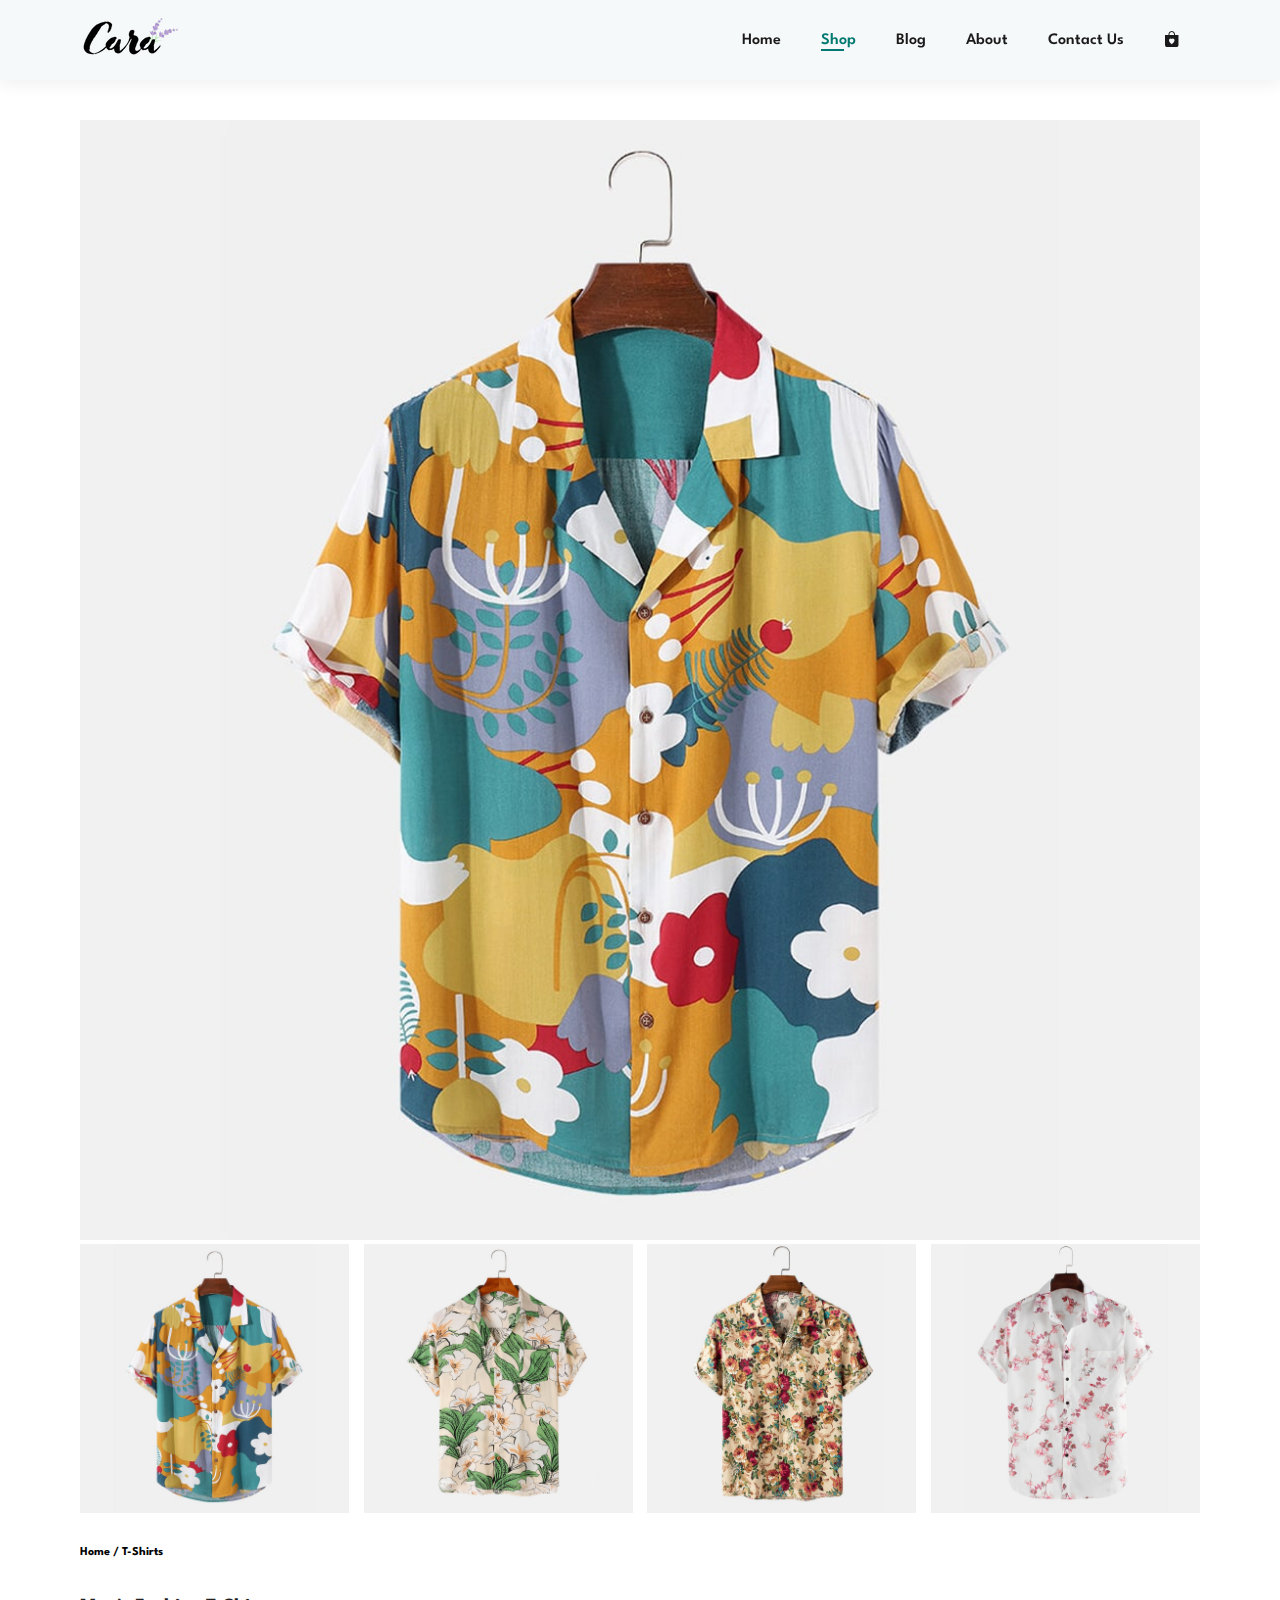
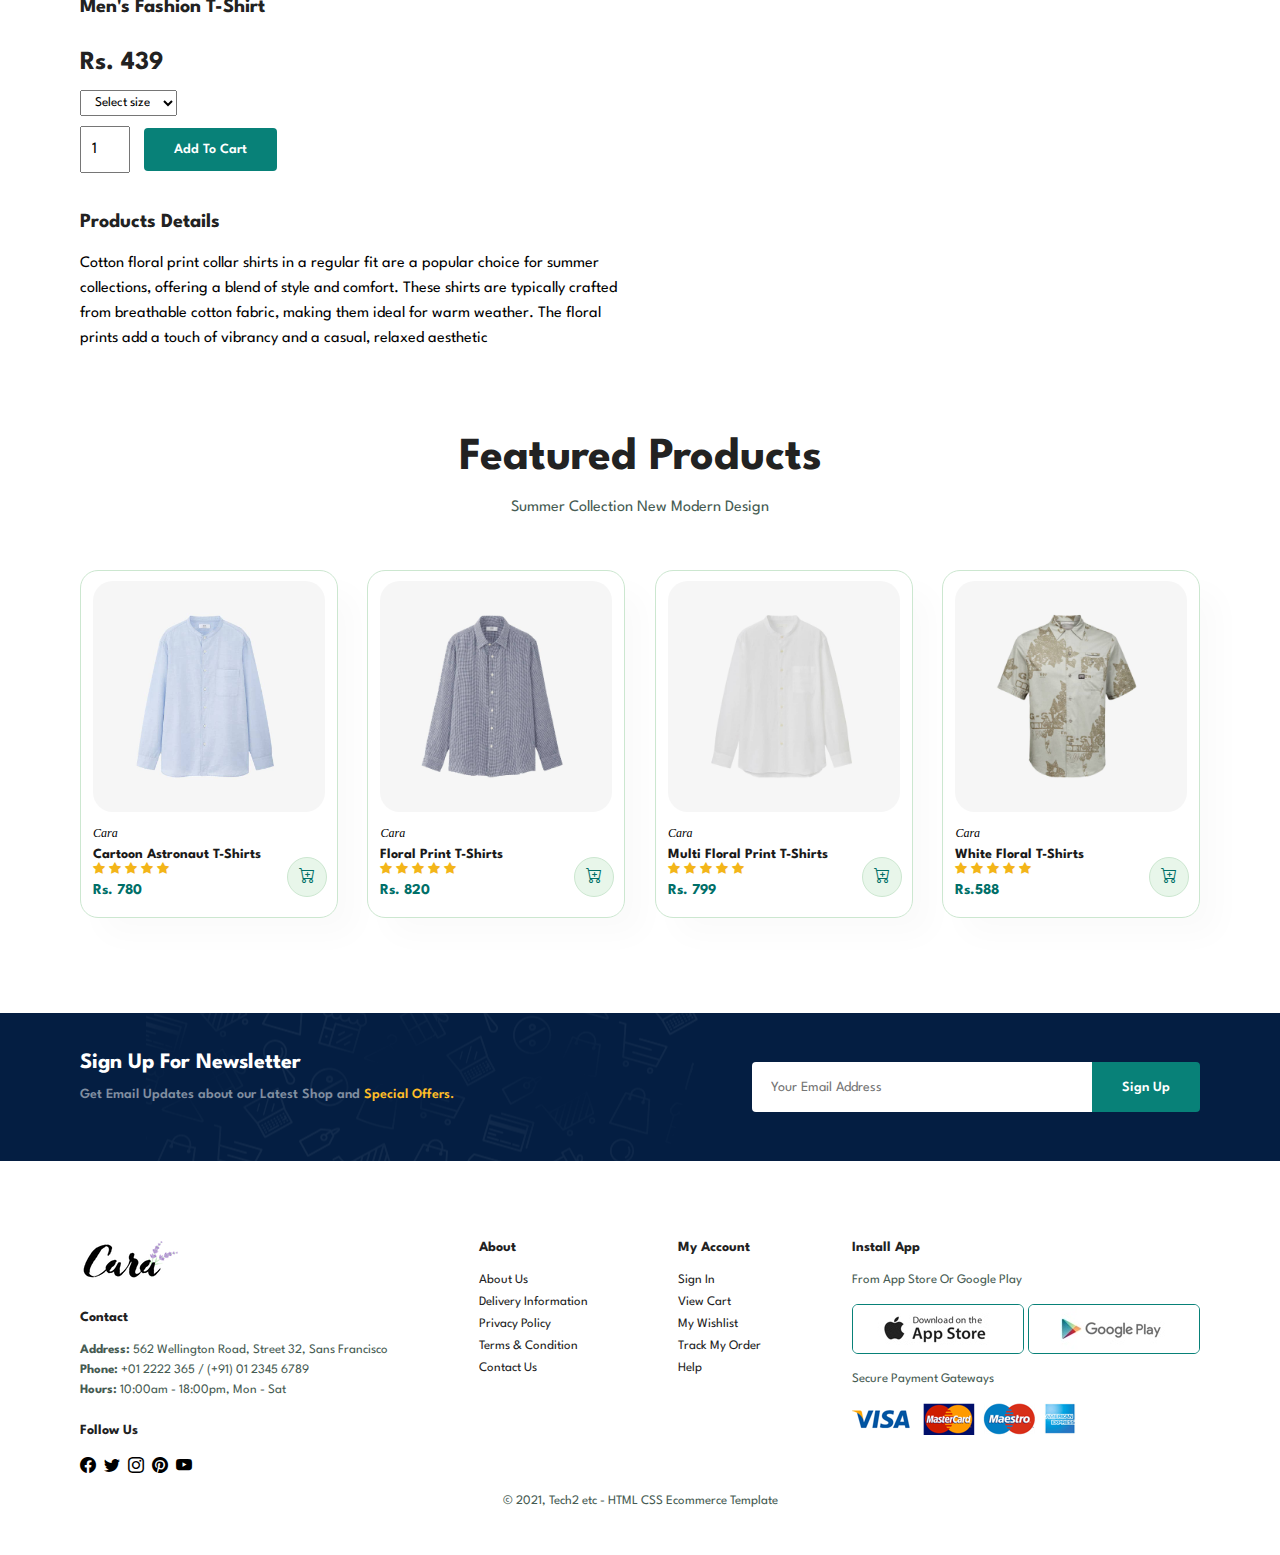
<file: sproduct.html>
<!DOCTYPE html>
<html lang="en">

    <head>
        <meta charset="UTF-8">
        <meta http-equiv="X-UA-Compatible" content="IE=edge">
        <meta name="viewport" content="width=device-width, initial-scale=1.0">
        <title>Shop Now by Cara</title>
        <link rel="stylesheet" href="https://cdn.jsdelivr.net/npm/bootstrap-icons@1.11.3/font/bootstrap-icons.css">
        <link rel="stylesheet" href="style.css">
    </head>

    <body>
        <section id="header">
            <a href="#"><img src="img/logo.png" class="logo" alt=""></a>
            <div>
                <ul id="navbar" >
                    <li><a href="index.html">Home</a></li>
                    <li><a class="active" href="shop.html">Shop</a></li>
                    <li><a href="blog.html">Blog</a></li>
                    <li><a href="about.html">About</a></li>
                    <li><a href="contact.html">Contact Us</a></li>
                    <li id="lg-bag"><a href="cart.html"><i class="bi bi-bag-heart-fill"></i></a></li>
                    <a href="#" id="close"><i class="bi bi-x"></i></a>
                </ul>
            </div>

            <div id="mobile">
                <a href="cart.html"><i class="bi bi-bag-heart-fill"></i></a>
                <i id="bar" class="bi bi-list"></i>
            </div>
        </section>
        <section id="prodetails" class="section-p1">
            <div class="single-pro-image">
                <img src="img/products/f1.jpg" width="100%" id="MainImg" alt="">
                <div class="small-img-group">
                    <div class="small-img-col">
                        <img src="img/products/f1.jpg"  width="100%" class="small-img" alt="">
                    </div>

                    <div class="small-img-col">
                        <img src="img/products/f2.jpg"  width="100%" class="small-img" alt="">
                    </div>

                    <div class="small-img-col">
                        <img src="img/products/f3.jpg"  width="100%" class="small-img" alt="">
                    </div>

                    <div class="small-img-col">
                        <img src="img/products/f4.jpg"  width="100%" class="small-img" alt="">
                    </div>
                </div>
            </div>

            <div class="single-pro-details">
                <h6>Home / T-Shirts</h6>
                <h4>Men's Fashion T-Shirt</h4>
                <h2>Rs. 439</h2>
                <select name="" id="">
                    <option value="">Select size</option>
                    <option value="">XXL</option>
                    <option value="">XL</option>
                    <option value="">Large</option>
                    <option value="">Medium</option>
                    <option value="">Small</option>
                </select>
                <input type="number" value="1">
                <button class="normal">Add To Cart</button>
                <h4>Products Details</h4>
                <span>
                    Cotton floral print collar shirts in a regular fit are a popular choice for summer collections,
                    offering a blend of style and comfort. These shirts are typically crafted from breathable cotton fabric,
                    making them ideal for warm weather. The floral prints add a touch of vibrancy and a casual, relaxed aesthetic                   
                </span>

            </div>
        </section>

        <section id="product1" class="section-p1">
            <h2>Featured Products</h2>
            <p>Summer Collection New Modern Design</p>
            <div class="pro-container">
                <!--PRO TAG 1-->
                <div class="pro">
                    <img src="img/products/n1.jpg" alt="">
                    <div class="des">
                        <span>Cara</span>
                        <h5>Cartoon Astronaut T-Shirts</h5>
                        <div class="star">
                            <i class="bi bi-star-fill"></i>
                            <i class="bi bi-star-fill"></i>
                            <i class="bi bi-star-fill"></i>
                            <i class="bi bi-star-fill"></i>
                            <i class="bi bi-star-fill"></i>
                        </div>
                        <h4>Rs. 780</h4>
                    </div>
                    <a href="#"><i class="bi bi-cart-plus cart"></i></a>
                </div>

                <!--PRO TAG 2-->
                <div class="pro">
                    <img src="img/products/n2.jpg" alt="">
                    <div class="des">
                        <span>Cara</span>
                        <h5>Floral Print T-Shirts</h5>
                        <div class="star">
                            <i class="bi bi-star-fill"></i>
                            <i class="bi bi-star-fill"></i>
                            <i class="bi bi-star-fill"></i>
                            <i class="bi bi-star-fill"></i>
                            <i class="bi bi-star-fill"></i>
                        </div>
                        <h4>Rs. 820</h4>
                    </div>
                    <a href="#"><i class="bi bi-cart-plus cart"></i></a>
                </div>

                <!--PRO TAG 3-->
                <div class="pro">
                    <img src="img/products/n3.jpg" alt="">
                    <div class="des">
                        <span>Cara</span>
                        <h5>Multi Floral Print T-Shirts</h5>
                        <div class="star">
                            <i class="bi bi-star-fill"></i>
                            <i class="bi bi-star-fill"></i>
                            <i class="bi bi-star-fill"></i>
                            <i class="bi bi-star-fill"></i>
                            <i class="bi bi-star-fill"></i>
                        </div>
                        <h4>Rs. 799</h4>
                    </div>
                    <a href="#"><i class="bi bi-cart-plus cart"></i></a>
                </div>

                <!--PRO TAG 4-->
                <div class="pro">
                    <img src="img/products/n4.jpg" alt="">
                    <div class="des">
                        <span>Cara</span>
                        <h5>White Floral T-Shirts</h5>
                        <div class="star">
                            <i class="bi bi-star-fill"></i>
                            <i class="bi bi-star-fill"></i>
                            <i class="bi bi-star-fill"></i>
                            <i class="bi bi-star-fill"></i>
                            <i class="bi bi-star-fill"></i>
                        </div>
                        <h4>Rs.588</h4>
                    </div>
                    <a href="#"><i class="bi bi-cart-plus cart"></i></a>
                </div>
                
            </div>
        </section>

        <section id="newsletter" class="section-p1 section-m1 ">
            <div class="newstext">
                <h4>Sign Up For Newsletter</h4>
                <p>Get Email Updates about our Latest Shop and <span>Special Offers.</span></p>
            </div>
            <div class="form">
                <input type="text" placeholder="Your Email Address">
                <button class="normal">Sign Up</button>
            </div>
        </section>

        <footer class="section-p1">
            <div class="col">
                <img class="footer-logo" src="img/logo.png" alt="">
                <h4>Contact</h4>
                <p><strong>Address:</strong> 562 Wellington Road, Street 32, Sans Francisco</p>
                <p><strong>Phone:</strong> +01 2222 365 / (+91) 01 2345 6789</p>
                <p><strong>Hours:</strong> 10:00am - 18:00pm, Mon - Sat</p>
                <div class="follow">
                    <h4>Follow Us</h4>
                    <div class="icon">
                        <i class="bi bi-facebook"></i>
                        <i class="bi bi-twitter"></i>
                        <i class="bi bi-instagram"></i>
                        <i class="bi bi-pinterest"></i>
                        <i class="bi bi-youtube"></i>
                    </div>
                </div>
            </div>

            <div class="col">
                <h4>About</h4>
                <a href="#">About Us</a>
                <a href="#">Delivery Information</a>
                <a href="#">Privacy Policy</a>
                <a href="#">Terms & Condition</a>
                <a href="#">Contact Us</a>
            </div>

            <div class="col">
                <h4>My Account</h4>
                <a href="#">Sign In</a>
                <a href="#">View Cart</a>
                <a href="#">My Wishlist</a>
                <a href="#">Track My Order</a>
                <a href="#">Help</a>
            </div>

            <div class="col install">
                <h4>Install App</h4>
                <p>From App Store Or Google Play</p>
                <div class="row">
                    <img src="img/pay/app.jpg" alt="">
                    <img src="img/pay/play.jpg" alt="">
                </div>
                <p>Secure Payment Gateways</p>
                <img src="img/pay/pay.png" alt="">
            </div>
            <div class="copyright">
                <p>&copy; 2021, Tech2 etc - HTML CSS Ecommerce Template</p>
            </div>
        </footer>

        <!--Creating small image sliders-->
        <script>
            var MainImg = document.getElementById("MainImg");
            var smallimg = document.getElementsByClassName("small-img");

            for (let i = 0; i < smallimg.length; i++) {
                smallimg[i].onclick = function() {
                    MainImg.src = smallimg[i].src;
                };
            }
        </script>
        <script src="script.js"></script>
    </body>

</html>
</file>
<file: style.css>
@import url("https://fonts.googleapis.com/css2?family=Spartan:wght@100;200;300;400;500;600;700;800;900&display=swap");
/* Font Family */
*{
    margin: 0;
    padding: 0;
    box-sizing: border-box;
    font-family: "Spartan", sans-serif;
  }
  
  html {
    scroll-behavior: smooth;
  }
  
  /* Global Styles */
  
  h1 {
    font-size: 50px;
    line-height: 64px;
    color: #222;
  }
  
  h2 {
    font-size: 46px;
    line-height: 54px;
    color: #222;
  }
  
  h4 {
    font-size: 20px;
    color: #222;
  }
  
  h6 {
    font-weight: 700;
    font-size: 12px;
  }
  
  p {
    font-size: 16px;
    color: #465b52;
    margin: 15px 0 20px 0;
  }
  
  .section-p1 {
    padding: 40px 80px;
  }
  
  .section-m1 {
    margin: 40px 0;
  }
  
  button.normal{
    font-size: 14px;
    font-weight: 600;
    padding: 15px 30px;
    color: black;
    background-color: white;
    border-radius: 4px;
    cursor: pointer;
    border: none;
    outline: none;
    transition: 0.2s;
  }
  button.normal:hover {
    font-size: 16px;
    background-color: #74cad0;
  }

  button.white{
    font-size: 13px;
    font-weight: 600;
    padding: 11px 18px;
    color: #fff;
    background-color: transparent;
    cursor: pointer;
    border: 1px solid #fff;
    outline: none;
    transition: 0.2s;
  }
  button.white:hover {
    font-size: 14px;
    color: #fff;
    background-color: #118088;
    border: none;
    border-radius: 4px;
  }
  body {
    width: 100%;
  }
 /*header styles */
  #header{
    display: flex;
    align-items: center;
    justify-content: space-between;
    padding: 18px 80px;
    background: #f6f9f9;
    box-shadow: 0 5px 15px rgba(0, 0, 0, 0.06);
    z-index: 999;
    position: sticky;
    top: 0;
    left: 0;
  }

  #navbar{
    display: flex;
    align-items: center;
    justify-content: center;

  }
  #navbar li{
    list-style: none;
    padding: 0 20px;
    position: relative;
  }
  #navbar li a{
    text-decoration: none;
    font-size: 16px;
    font-weight: 600;
    color: #1a1a1a;
    transition: 0.3s ease;

  }
  #navbar i.bi-cart{
    height: 100px;
    width: 100px;
  }
  #navbar li a:hover , #navbar li a.active{
    color: #017971;
  }
  #navbar li a.active::after, 
  #navbar li a:hover::after{
    content:"";
    width:30%;
    height: 2px;
    background:#017971 ;
    position: absolute;
    bottom: -3px;
    left: 20px; 
  }

  #mobile{
    display: none;
    align-items: center;
  }

  #close{
    display: none;
  }
  /* hero section - home page styles */
  #hero{
    background-image: url("img/hero_bg.jpg");
    height: 90vh;
    width: 100%;
    background-size: cover;
    background-position: top 25% right 0;
    padding: 0 80px;
    display: flex;
    flex-direction: column;
    align-items: flex-start;
    justify-content: center;
  }
  #hero h4{
    padding-bottom: 15px;
  }
  #hero h1{
    color: #026c65;
  }
  #hero button{
    background-image: url("img/button.png") ;
    background-color: transparent;
    color:#000000;
    border: 0;
    padding: 14px 80px 14px 65px;
    font-weight: bold;
    background-repeat: no-repeat;
    cursor: pointer;
    font-weight:700 ;
    font-size: 15px;
  }
  /*features styling below hero*/
  #feature{
    display: flex;
    align-items: center;
    justify-content: space-between;
    flex-wrap: wrap;
  }
  #feature .feature-box{
    width: 180px;
    text-align: center;
    padding: 25px 15px;
    box-shadow: 20px 20px 34px rgba(0, 0, 0, 0.03);
    border: 1px solid #cce7d0;
    border-radius: 4px;
    margin: 15px 0;
  }
  #feature .feature-box:hover{
    box-shadow: 10px 10px 54px rgba(70, 62, 221, 0.1);
  }
  #feature .feature-box img{
    width: 100%;
    margin-bottom: 10px;

  }
  #feature .feature-box h6{
    display: inline-block;
    padding: 9px 8px 8px 8px;
    line-height: 1;
    border-radius: 4px;
    color: #006f68;
    background-color: #fddde4;
  }
  #feature .feature-box:nth-child(2) h6{
    background-color: #cdebbc;
  }
  #feature .feature-box:nth-child(3) h6{
    background-color: #d1e8f2;
  }
  #feature .feature-box:nth-child(4) h6{
    background-color: #cdd4f8;
  }
  #feature .feature-box:nth-child(5) h6{
    background-color: #f6dbf6;
  }
  #feature .feature-box:nth-child(6) h6{
    background-color: #fff2e5;
  }

  /*products stylings*/
  #product1{
    text-align: center;
  }

  #product1 .pro-container{
    display: flex;
    justify-content: space-between;
    padding-top: 20px;
    flex-wrap: wrap;
  }

  #product1 .pro{
    width: 23%;
    min-width: 250px;
    padding: 10px 12px;
    border: 1px solid #cce7d0;
    border-radius: 18px;
    cursor: pointer;
    box-shadow: 20px 20px 30px rgba(0, 0, 0, 0.02);
    margin: 15px 0;
    transition: 0.2s ease;
    position: relative;
  
  }
  #product1 .pro img{
    width: 100%;
    border-radius: 20px;
  }
  #product1 .pro:hover{
    box-shadow: 20px 20px 30px rgba(0, 0, 0, 0.1);
  }

  #product1 .pro .des{
    text-align: start;
    padding: 10px 0;
  }
  #product1 .pro .des span{
    font-family: cursive;
    font-size: 12px;
    font-style: italic;
  }
  #product1 .pro .des h5{
    padding-top: 7px;
    color: #1a1a1a;
    font-size: 14px;
  }
  #product1 .pro .des i{
    font-size: 12px;
    color: rgb(243, 181, 25);
  }
  #product1 .pro .des h4{
    padding-top: 7px;
    font-weight: 700;
    font-size: 15px;
    color: #006f68;
  }
  #product1 .pro .cart{
    width: 40px;
    height: 40px;
    line-height: 40px;
    border-radius: 50px;
    background-color: #e8f6ea;
    font-weight: 500;
    color: #006f68;
    border: 1px solid #cce7d0;
    position: absolute;
    bottom: 20px;
    right: 10px;
  }
  
  #banner{
    color: #fff;
    display: flex;
    flex-direction: column;
    justify-content: center;
    align-items: center;
    text-align: center;
    background-image: url("img/banner/b2.jpg");
    width: 100%;
    height: 40vh;
    background-size: cover;
    background-position: center;
  }
  #banner h4{
    color: #fff;
    font-size: 16px;
  }
  #banner h2{
    color: #fff;
    font-size: 30px;
    padding: 10px 0;
  }
  #banner h2 span{
    color: rgb(255, 0, 0);
  }

  #sm-banner{
    display: flex;
    justify-content: space-between;
    flex-wrap: wrap;
  }
  #sm-banner .banner-box{
    display: flex;
    padding: 30px;
    flex-direction: column;
    justify-content: center;
    align-items: flex-start;
    background-image: url("img/banner/b17.jpg");
    min-width: 580px;
    height: 50vh;
    background-size: cover;
    background-position: center;
  }
  #sm-banner h4{
    color: #fff;
    font-size: 20px;
    font-weight: 300;
  }
  #sm-banner h2{
    color: #fff;
    font-size: 28px;
    font-weight: 800;
  }
  #sm-banner span{
    color: #fff;
    font-size: 14px;
    font-weight: 500;
    padding-bottom: 15px;

  }
  #sm-banner .banner-box2{
    background-image: url("img/banner/b10.jpg");
  }

  #banner3
  {
    display: flex;
    justify-content:space-between;
    flex-wrap: wrap;
    padding: 0 80px;
  }
  #banner3 .banner-box{
    display: flex;
    padding: 20px;
    flex-direction: column;
    justify-content: center;
    align-items: flex-start;
    background-image: url("img/banner/b7.jpg");
    min-width: 30%;
    height: 30vh;
    background-size: cover;
    background-position: center;
    margin-bottom: 20px;
  }
  #banner3 h2{
    color: white;
    font-weight: 900;
    font-size: 22px;
  }
  #banner3 h3{
    color: rgb(255, 255, 255);
    font-weight: 800;
    font-size: 15px;
  }
  #banner3 .box2{
    background-image: url("img/banner/b4.jpg");
  }
  #banner3 .box3{
    background-image: url("img/banner/b18.jpg");
  }

  #newsletter{
    display: flex;
    justify-content: space-between;
    flex-wrap: wrap;
    align-items: center;
    background-image: url(img/banner/b14.png);
    background-repeat: no-repeat;
    background-position: 20% 30%;
    background-color: #041e42;
  }
  #newsletter h4{
    font-size: 22px;
    font-weight: 700;
    color: #fff;
  }
  #newsletter p{
    font-size: 14px;
    font-weight: 600;
    color: #818ea0;
  }
  #newsletter p span{
    color: #ffbd27;
  }
  #newsletter .form{
    display: flex;
    width: 40%;
  }
  #newsletter input{
    height: 3.125rem;
    padding: 0 1.25em;
    font-size: 14px;
    width: 100%;
    border: 1px solid transparent;
    border-radius: 4px;
    outline: none;
    border-top-right-radius: 0;
    border-bottom-right-radius: 0;
  }
  #newsletter button{
    background-color: #088178;
    color: #fff;
    white-space: nowrap;
    border-top-left-radius: 0;
    border-bottom-left-radius: 0;
  }
  #newsletter button:hover{
    background-color: #08847b;
  }
  /*footer*/
  footer{
    display: flex;
    flex-wrap: wrap;
    justify-content: space-between;
  }
  footer .col{
    display: flex;
    flex-direction: column;
    align-items: flex-start;
    margin-bottom: 20px;
  }
  footer .footer-logo{
    margin-bottom: 30px;
  }
  footer h4{
    font-size: 14px;
    padding-bottom: 20px;

  }
  footer p{
    font-size: 13px;
    margin: 0 0 8px 0;
  }
  footer a{
    font-size: 13px;
    text-decoration: none;
    color: #222;
    margin-bottom: 10px;
  }
  footer .follow{
    margin-top: 20px;
  }
  footer .follow i{
    padding-right: 4px;
    cursor: pointer;
  }
  footer .install .row img{
    border: 1px solid #088178;
    border-radius: 6px;
  }
  footer .install img{
    margin: 10px 0 15px 0;
  }
  footer .follow i:hover, 
  footer a:hover{
    color: #088178;
  }
  footer .copyright{
    width: 100%;
    text-align: center;
  }



  /*SHOP PAGE*/
  #page-header{
    background-image:url("img/banner/b1.jpg") ;
    width: 100%;
    height: 40vh;
    background-size: cover;
    display: flex;
    justify-content: center;
    text-align: center;
    flex-direction: column;
    padding: 14px;
    
  }
  #page-header h2,  #page-header p{
    color: white;
  }
  #pagination{
    text-align: center;

  }
  #pagination a{
    text-decoration: none;
    background-color: #088178;
    padding: 15px 20px;
    border-radius: 4px;
    color: #fff;
    font-weight: 600;
  }
  #pagination a i{
    font-size: 16px;
    font-weight: 600;
  }

  /*SPRODUCT styling*/
  #pro-details .single-pro-image{
    width: 40%;
    margin-right: 50px;
  }
  .small-img-group{
    display: flex;
    justify-content: space-between;
  }
  .small-img-col{
    flex-basis: 24%;
    cursor: pointer;
  }
  #prodetails .single-pro-details{
    width: 50%;
    padding-top: 30px;
  }
  #prodetails .single-pro-details h4{
    padding: 40px 0 20px 0;
  }
  #prodetails .single-pro-details h2{
    font-size: 26px;
  }
  #prodetails .single-pro-details select{
    display: block;
    padding: 5px 10px;
    margin-bottom: 10px;
  }
  #prodetails .single-pro-details input{
    width: 50px;
    height: 47px;
    padding-left: 10px;
    font-size: 16px;
    margin-right: 10px;
  }
  #prodetails .single-pro-details input:focus{
    outline: none;
  }
  #prodetails .single-pro-details button{
    background: #088178;
    color: #fff;
  }
  #prodetails .single-pro-details span{
    line-height: 25px;
  }
  

  /*BLOG PAGE*/
  #page-header.blog-header{
    background-image: url("img/banner/b19.jpg");
  }
  #blog{
    padding: 150px 150px 0px 150px;
  }
  #blog .blog-box{
    display: flex;
    align-items: center;
    width: 100%;
    position: relative;
    padding-bottom: 90px;
  }
  #blog .blog-img{
    width: 50%;
    margin-right: 40px;
  }
  #blog img{
    width: 100%;
    height: 300px;
    object-fit: cover;
  }
  #blog .blog-details{
    width: 50%;
  }
  #blog .blog-details a{
    text-decoration: none;
    font-size: 11px;
    color:#000;
    position: relative;
    font-weight: 700;
    transition: 0.3s;
  }
  #blog .blog-details a::after{
    content: "";
    width: 50px;
    height: 1px;
    background-color: #000;
    position: absolute;
    top: 4px;
    right: -60px;
  }
  #blog .blog-details a:hover{
    color: #088178;
  }
  #blog .blog-details a:hover::after{
    color: #088178;
  }
  #blog .blog-box h1{
    position: absolute;
    top: -40px;
    left: 0;
    font-size: 70px;
    font-weight: 700;
    color: #c9cbce;
    z-index: -9;
  }
  /*ABOUT US*/
  #page-header .about-header{
    background-image: url("img/about/banner.png");
  }
  #about-head{
    display: flex;
    align-items: center;
  }
  #about-head img{
    width: 50%;
    height: auto;
  }
  #about-head div{
    padding-left: 40px;
  }
  #about-app{
    text-align: center;
  }
  #about-app .video{
    width: 70%;
    height: 100%;
    margin: 30px auto 0 auto;
  }
  #about-app .video video{
    width: 100%;
    height: 100%;
    border-radius: 20px;
  }

  /*CONTACT US PAGE*/
  #contact-details{
    display: flex;
    align-items: center;
    justify-content: space-between;
  }
  #contact-details .details{
    width: 40%;
  }
  #contact-details .details span, 
  #form-details form span{
    font-size: 12px;
  }
  #contact-details .details h2
  #form-details form h2{
    font-size: 26px;
    line-height: 35px;
    padding: 20px;
  }
  #contact-details .details h3{
    font-size: 16px;
    padding-bottom: 15px;
  }
  #contact-details .details li{
    list-style: none;
    display: flex;
    padding: 10px 0;
  }
  #contact-details .details li i
  {
    font-size: 14px;
    padding-right: 22px;
  }
  #contact-details .details li p{
    margin: 0;
    font-size: 14px;
  }
  #contact-details .map{
    width: 55%;
    height: 400px;
  }
  #contact-details .map iframe{
    width: 100%;
    height: 100%;
  }

  #form-details{
    display: flex;
    justify-content: space-between;
    margin: 30px;
    padding: 80px;
    border: 1px solid;
  }

  #form-details form{
    width: 65%;
    display: flex;
    flex-direction: column;
    align-items: flex-start;
  }
  #form-details form input,
  #form-details form textarea{
    width: 100%;
    padding: 12px 15px;
    outline: none;
    margin-bottom: 20px;
    border: 1px solid #e1e1e1;
  }

  #form-details form button{
    background-color: #088178;
    color: #fff;
  }
  #form-details .people div{
    padding-bottom: 25px;
    display: flex;
    align-items: flex-start;
  }
  #form-details .people div img{
    width: 65px;
    height: 65px;
    object-fit: cover;
    margin-right: 15px;
  }
  #form-details .people div p{
    margin: 0;
    font-size: 13px;
    line-height: 25px;
  }
  #form-details .people div span{
    display: block;
    font-size: 16px;
    font-weight: 600;
    color: #000;
  }
  /*   CART PAGE STYLING  */
  #cart table{
    width: 100%;
    border-collapse: collapse;
    table-layout: fixed;
    white-space: nowrap;
  }
  #cart table img{
    width: 70px;
  }
  #cart table td:nth-child(1){
    width: 100px;
    text-align: center;
  }
  #cart table td:nth-child(2){
    width: 150px;
    text-align: center;
  }
  #cart table td:nth-child(3){
    width: 250px;
    text-align: center;
  }
  #cart table td:nth-child(4),
  #cart table td:nth-child(5),
  #cart table td:nth-child(6){
    width: 150px;
    text-align: center;
  }

  #cart table td:nth-child(5) input{
    width: 70px;
    padding: 10px 5px 10px 15px;
    font-weight: 500;
  }
  #cart table thead{
    border: 1px solid #ccc;
    border-left: none;
    border-right: none;
  }
  #cart table thead td{
    font-weight: 700;
    font-size: 13px;
    padding: 18px 0;
  }
  #cart table thead tbody tr td{
    padding-top: 15px;
  }
#cart table thead tbody td{
  font-size: 14px;
}






























    /* media query for responsive working */
    @media(max-width:799px){

      .section-p1{
        padding: 40px 40px;
      }
      #navbar{
        display: flex;
        flex-direction: column;
        align-items: flex-start;
        justify-content: flex-start;
        position: fixed;
        top: 0;
        right: -300px;
        height: 100vh;
        width: 300px;
        background-color: #E3E6F3;
        box-shadow: 0 40px 60px rgba(0, 0, 0, 0.1);
        padding: 80px 0 0 10px;
        transition: 0.5s;
        
      }
  
      #navbar.active{
        right: 0;
      }
      #navbar li{
        margin-bottom: 25px;
      }
  
      #mobile{
        display: flex;
        align-items: center;
      }
      #mobile i{
        color: #1a1a1a;
        font-size: 24px;
        padding-left: 20px;
      }
      #close{
        display: initial;
        position: absolute;
        top: 30px;
        left: 30px;
        color: #222;
        font-size: 24px;
      }
      #lg-bag{
        display: none;
      }
      #hero{ 
        height: 70vh;
        padding: 0 80px;
        background-position: top 30% right 30%;
      }
  
      #feature{
        justify-content: center;
        flex-wrap: wrap;
      }
  
      #feature .feature-box{
        margin: 15px 15px;
      }
      #product1 .pro-container{
        justify-content: center;
      }
      #product1 .pro{
        margin: 15px;
      }
      #banner{
        height: 20vh;
      }
      #sm-banner .banner-box{
        min-width: 100%;
        height: 30vh;
      }
      #banner3
      {
        padding: 0 40px;
      }
  
      #banner3 .banner-box{
        width: 28%;
      }
      #newsletter .form{
        width: 70%;
      }
      /*CONTACT US PAGE*/
      #form-details{
        padding: 30px;
      }
      #form-details form{
        width:40%;
      }
    }




  /*  MEDIA QUERY FOR SMALL SCREEN DEVICE 477 LIKE IPHONE X */

  @media (max-width: 477px){
    #header{
      padding: 10px 30px;
    }
    h2 {
      font-size: 32px;
    }
    h1 {
      font-size: 38px;
    }
    #hero{
      background-position: 55%;
      padding: 0 20px;
    }
    .section-p1 {
      padding: 20px;
    }
    #feature .feature-box{
      width: 155px;
      margin: 0 0 15px 0;
    }
    #feature{
      justify-content: space-between;
    }
    #product1 .pro{
      width: 100%
    }
    #banner{
      height: 40vh;
    }
    #sm-banner .banner-box{
      height: 40vh;
    }
    #sm-banner .banner-box2{
      margin-top: 20px;
    }
    #banner3
    {
      padding: 0 20px;
    }
    #banner3 .banner-box{
      width: 100%;
    }
    #newsletter{
      padding: 40px 20px;
    }
    #newsletter .form{
      width: 100%;
    }
    footer .copyright{
      text-align: start;
    }
    /* Single Product*/
    #prodetails{
      display: flex;
      flex-direction: column;
    }
    #prodetails .single-pro-image{
      width: 100%;
      margin-right: 50px;
    }
    #prodetails .single-pro-details{
      width: 100%;
    }
    /* BLOG PAGE */
    #blog .blog-box{
      display: flex;
      flex-direction: column;
      align-items: flex-start;
    }
    #blog{
      padding: 100px 20px 0 20px;
    }
    #blog .blog-img{
      width: 100%;
      margin-right: 0px;
      margin-bottom: 30px;
    }
    #blog .blog-details{
      width: 100%;
    }
      /* ABOUT US PAGE */
      #about-head{
        flex-direction: column; 
      }
      #about-head img{
        width: 100%;
        margin-bottom: 20px;
      }
      #about-head div{
        padding-left: 0px;
      }
      #about-app .video{
        width: 100%;
      }
      /*contact page*/
      #contact-details{
        flex-direction: column;
      }
      #contact-details .details{
        width: 100%;
        margin-bottom: 30px;
      }
      #contact-details map{
        width: 100%;
      }
      #form-details{
        margin: 10px;
        padding: 30px 10px;
        flex-wrap: wrap;
      }
      #form-details form{
        width: 100%;
        margin-bottom: 30px;
      }

  }
</file>
